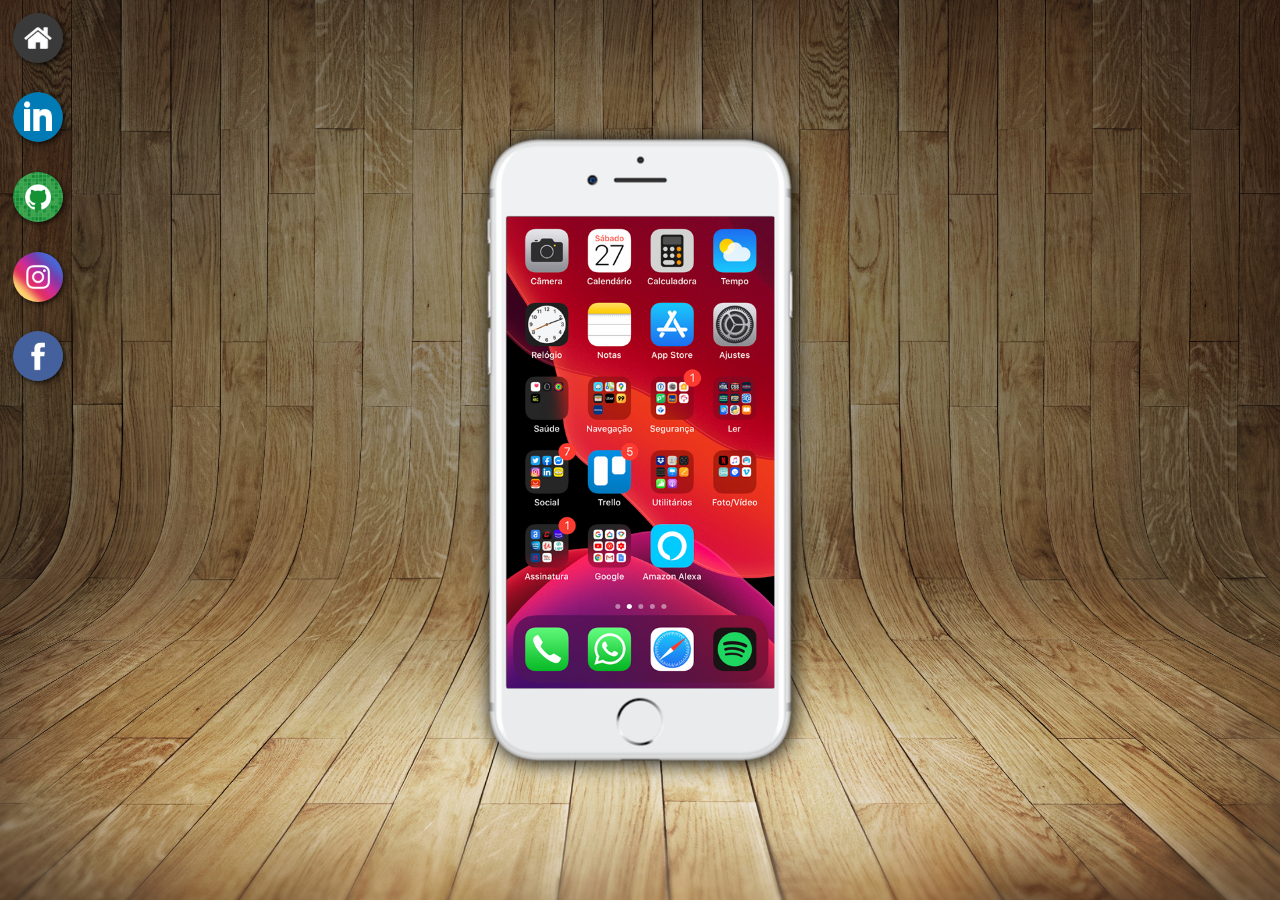
<file: index.html>
<!DOCTYPE html>
<html lang="pt-br">
<head>
    <meta charset="UTF-8">
    <meta name="viewport" content="width=device-width, initial-scale=1.0">

    <link rel="stylesheet" href="css/style.css">
    <link rel="shortcut icon" href="favicon.ico" type="image/x-icon">
    
    <title>Projeto Rede Social</title>
</head>
<body>
    
    <main>

        <section id="telefone">
            <iframe src="pages/home.html" frameborder="0" name="tela" id="tela">

            </iframe>
        </section>
        
        <section id="sociais">
            <ul>
                <li><a href="pages/home.html" target="tela"> <img src="imagens/logo-home.jpg" alt="Home"> </a></li>
                <li><a href="pages/linkedin.html" target="tela"> <img src="imagens/logo-linkedin.png" alt="Linkedin"> </a></li>
                <li><a href="pages/github.html" target="tela"> <img src="imagens/logo-github.jpg" alt="Github"> </a></li>
                <li><a href="pages/instagram.html" target="tela"> <img src="imagens/logo-instagram.jpg" alt="Instagram"> </a></li>
                <li><a href="pages/facebook.html" target="tela"> <img src="imagens/logo-facebook.jpg" alt="Facebook"> </a></li>
          </section>

    </main>

</body>
</html>
</file>
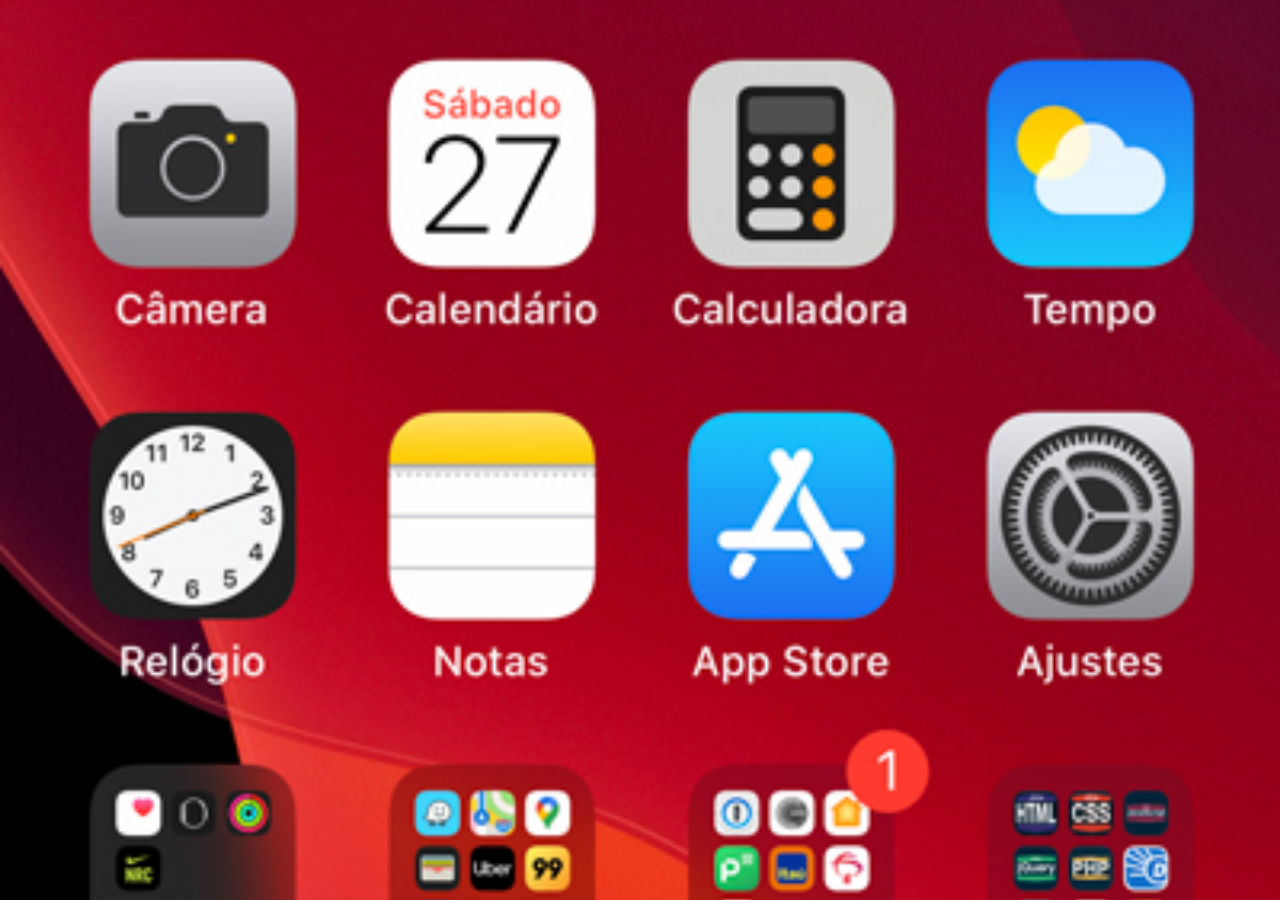
<file: home.html>
<!DOCTYPE html>
<html lang="pt-br">
<head>
    <meta charset="UTF-8">
    <meta name="viewport" content="width=device-width, initial-scale=1.0">
    <title>Tela Home</title>

    <style>
        *{
            margin: 0px;
            padding: 0px;
        }

        body{
            background: url("imagens/tela-home.jpg") no-repeat top center;
            background-size: cover;
        }
            
    </style>
    
</head>
<body>
    
</body>
</html>
</file>
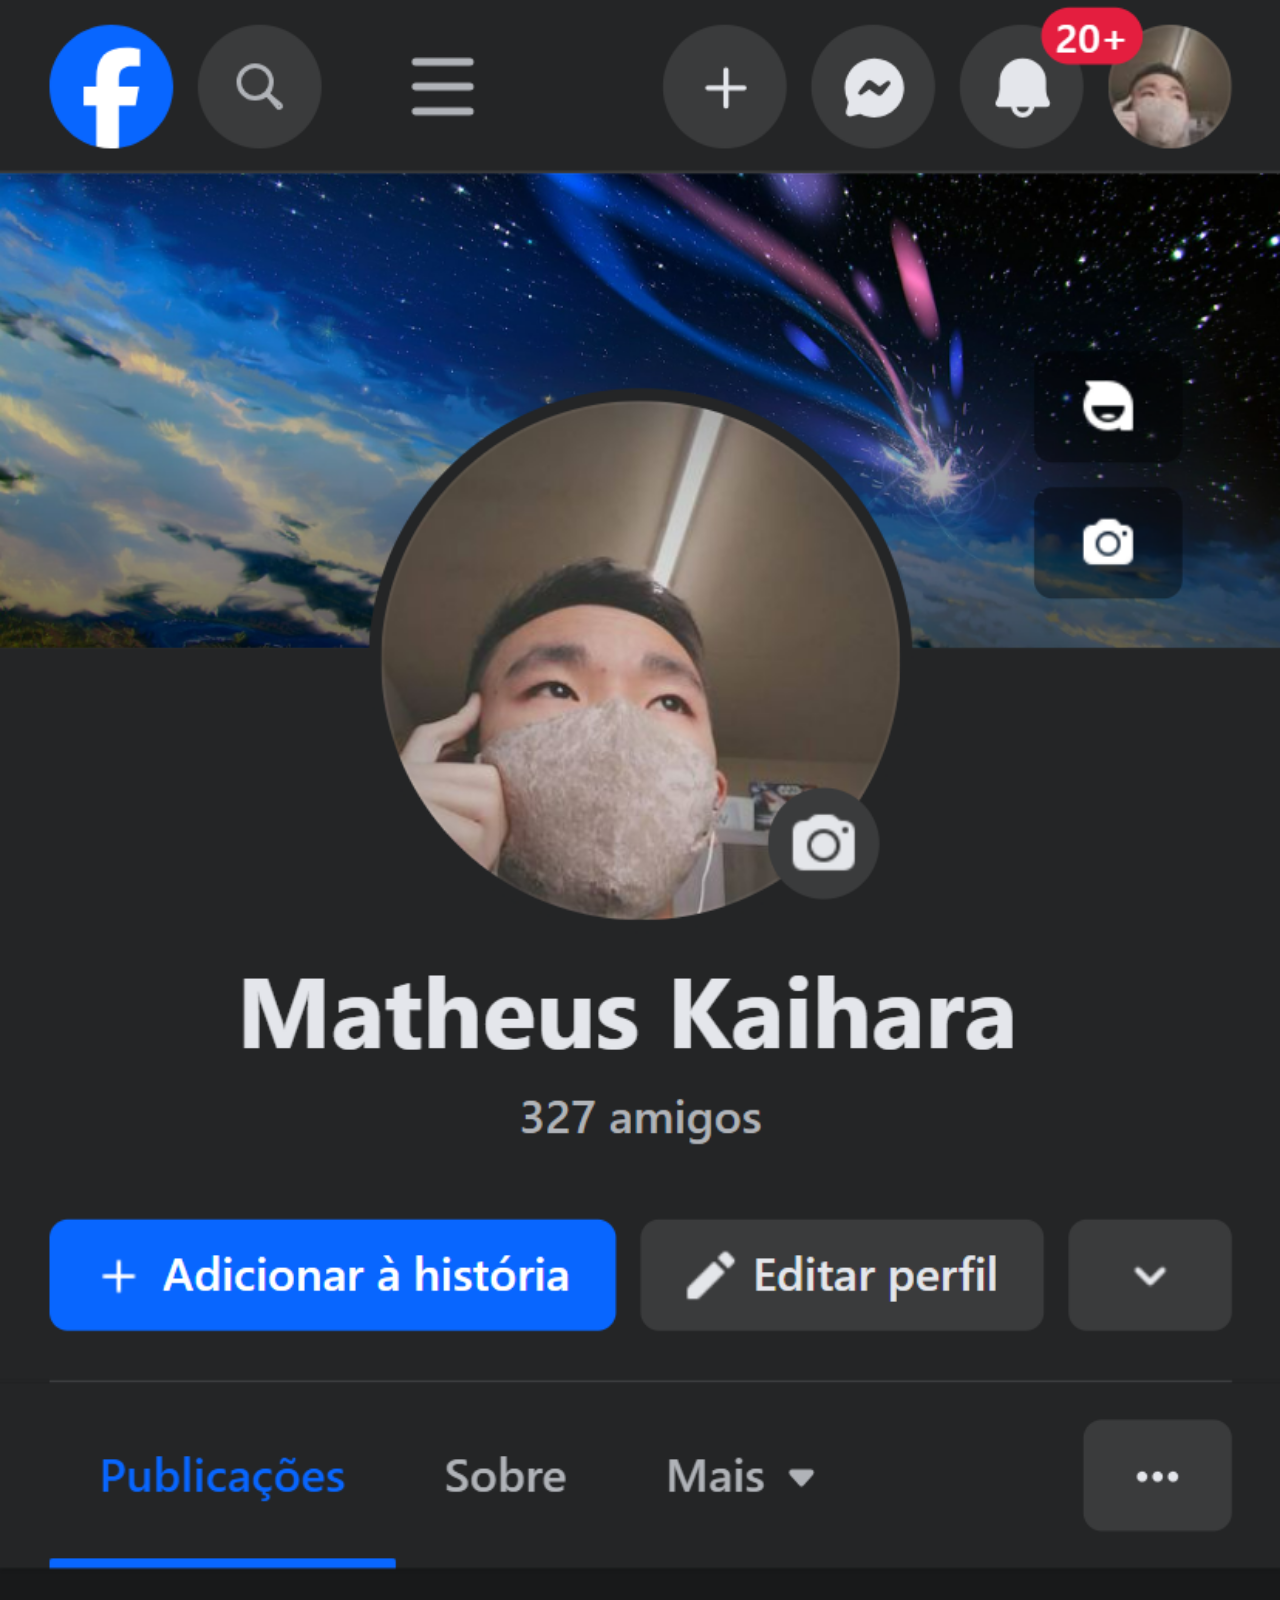
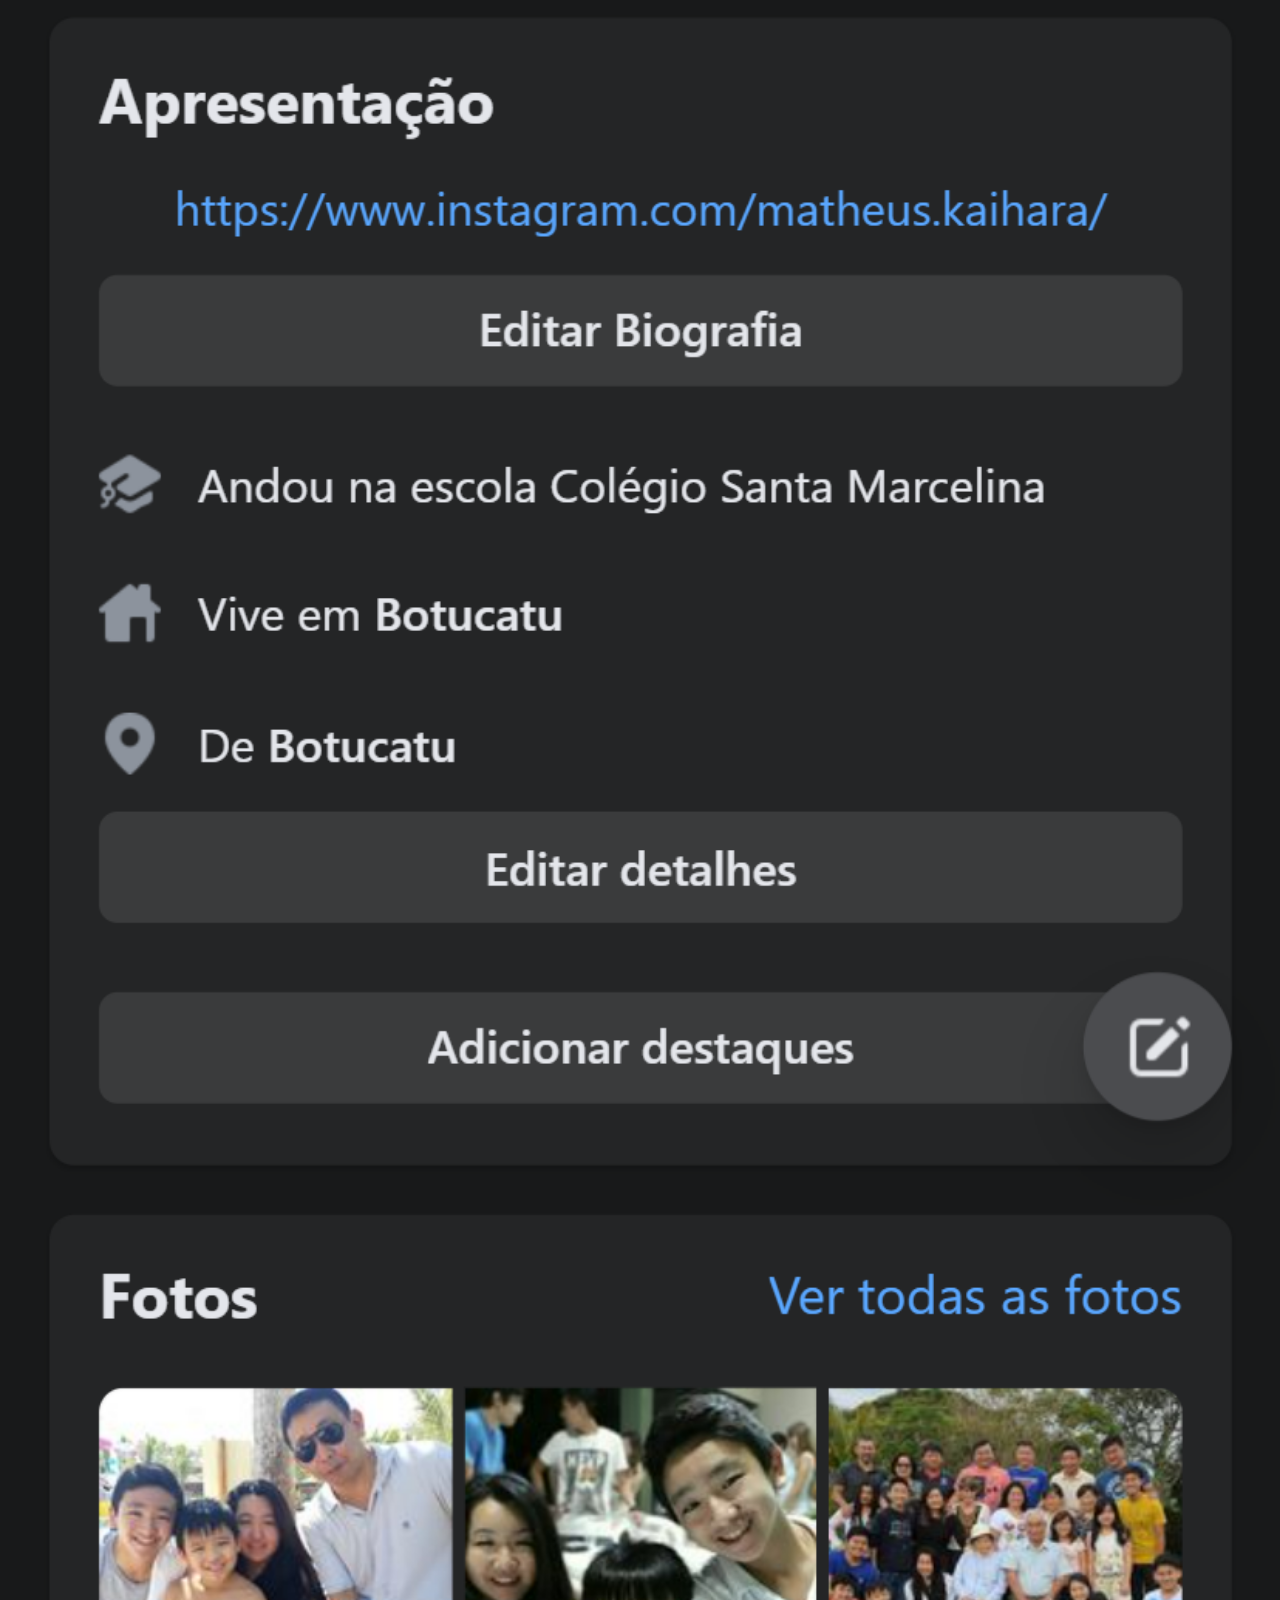
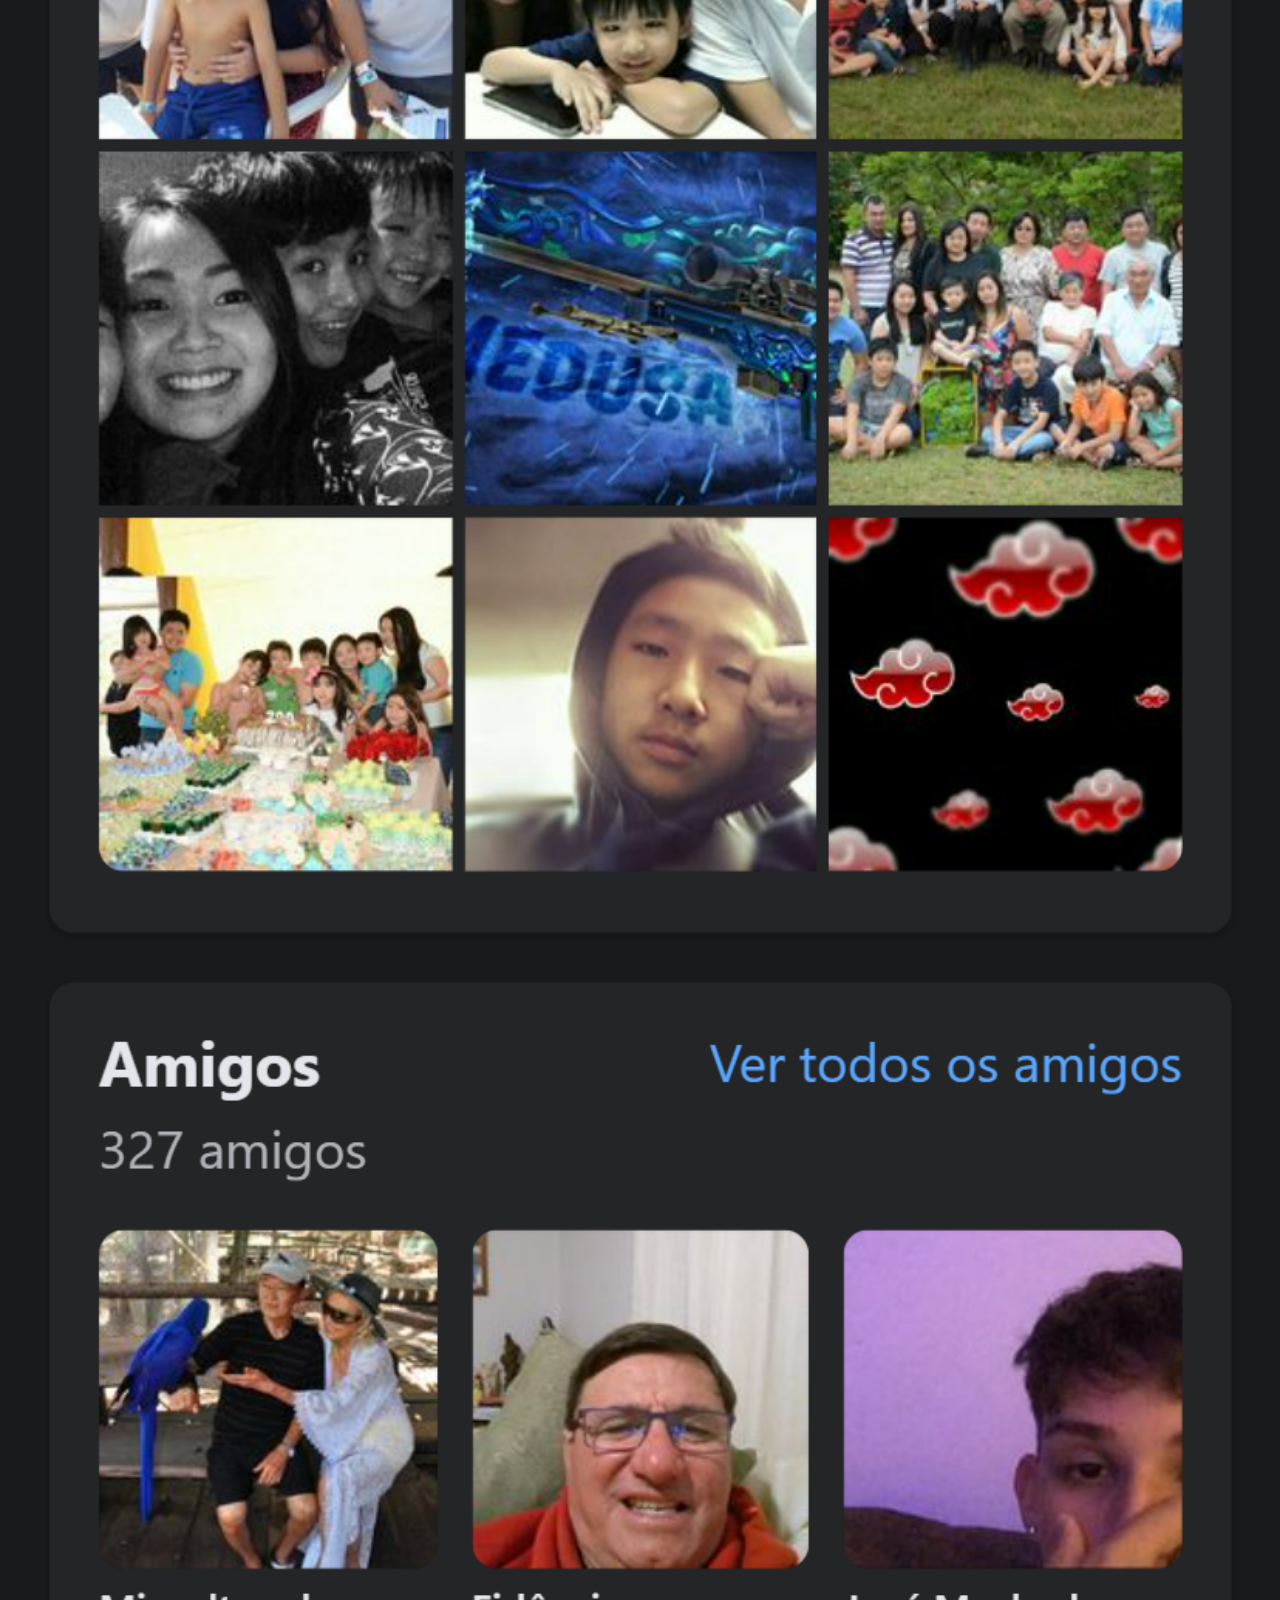
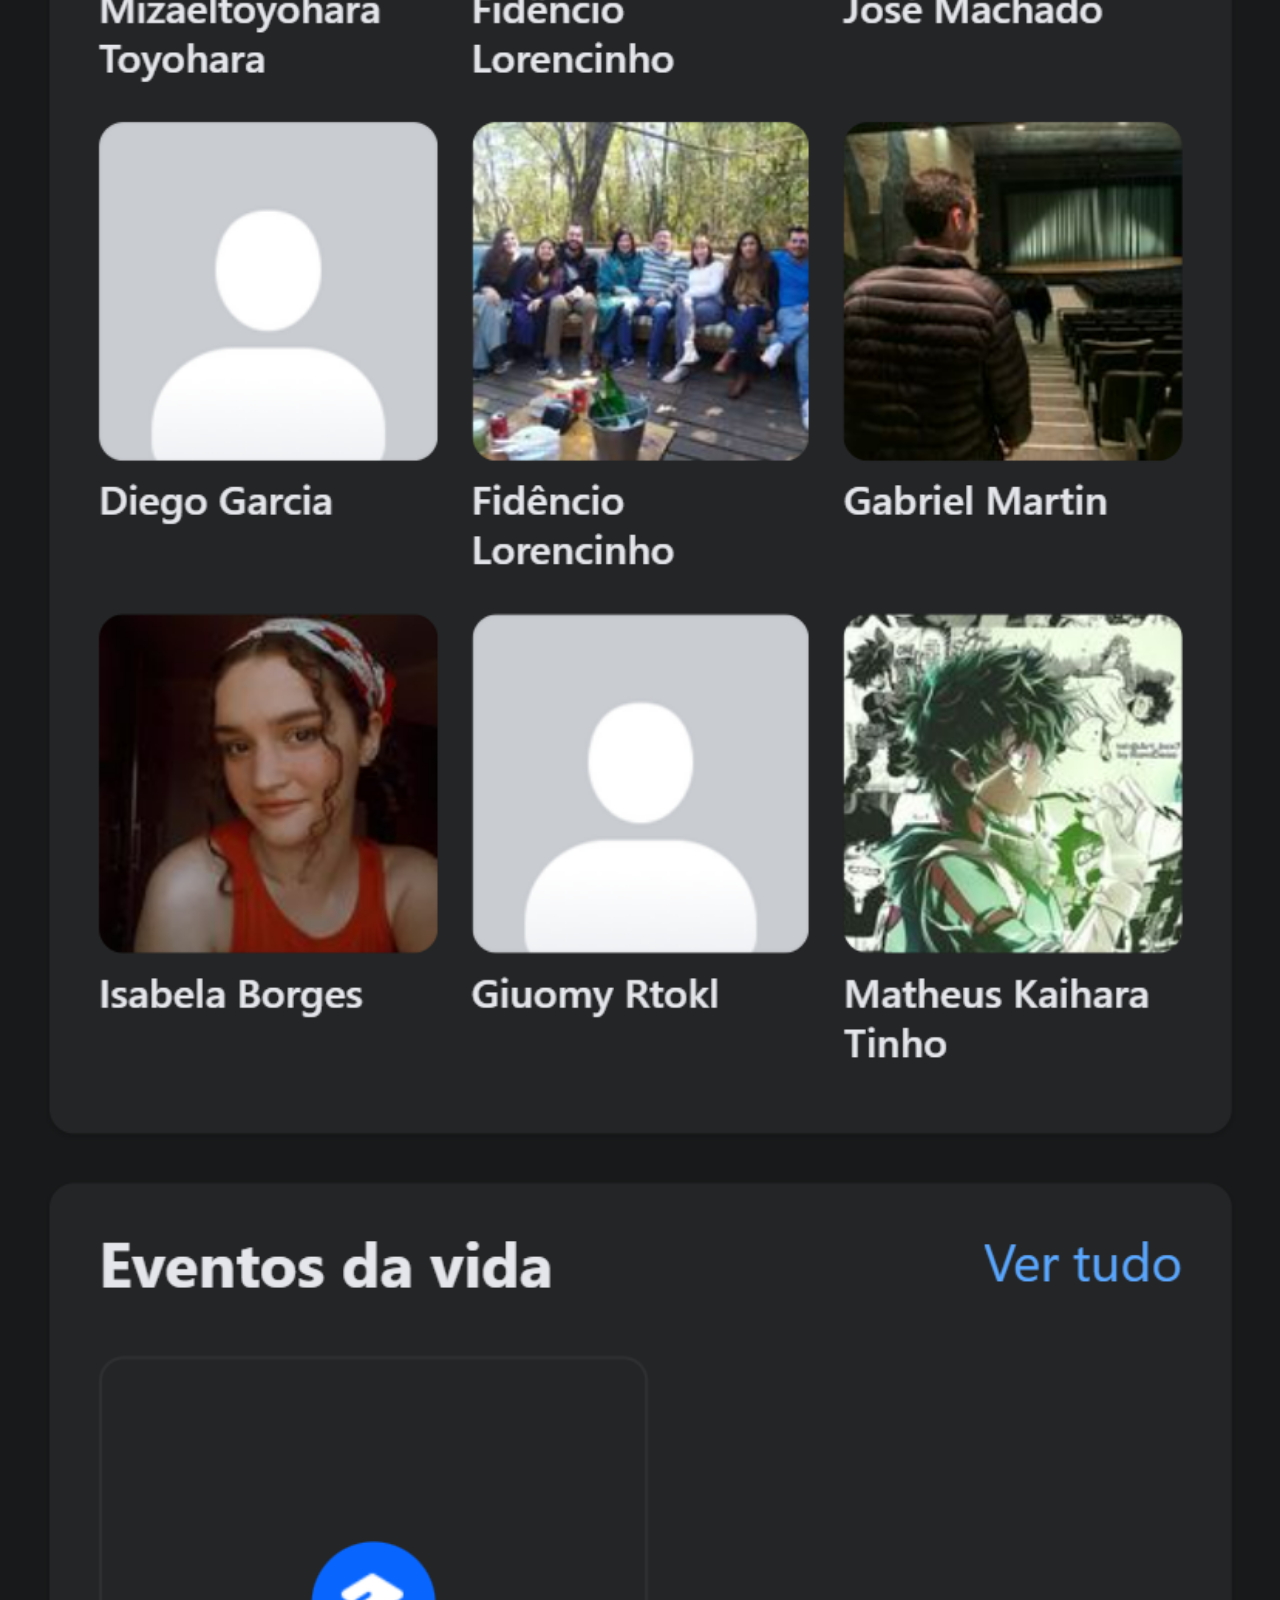
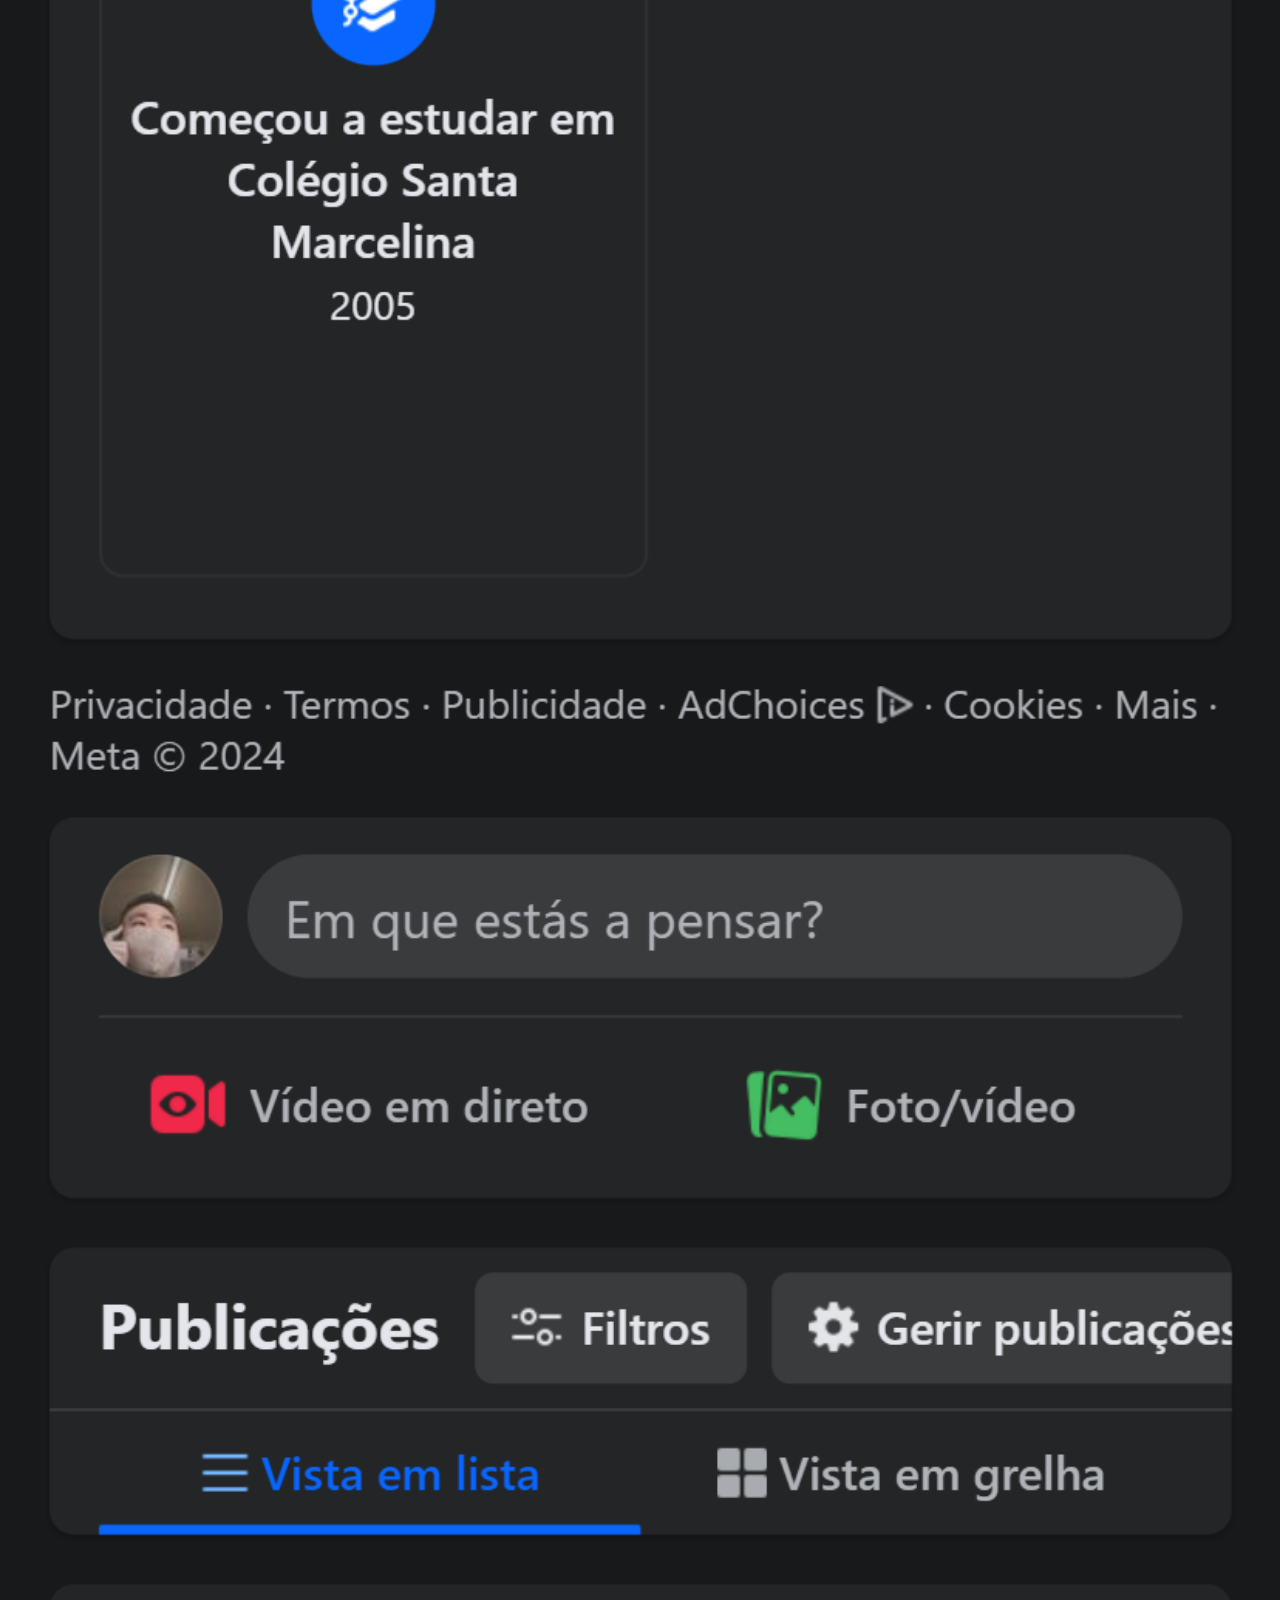
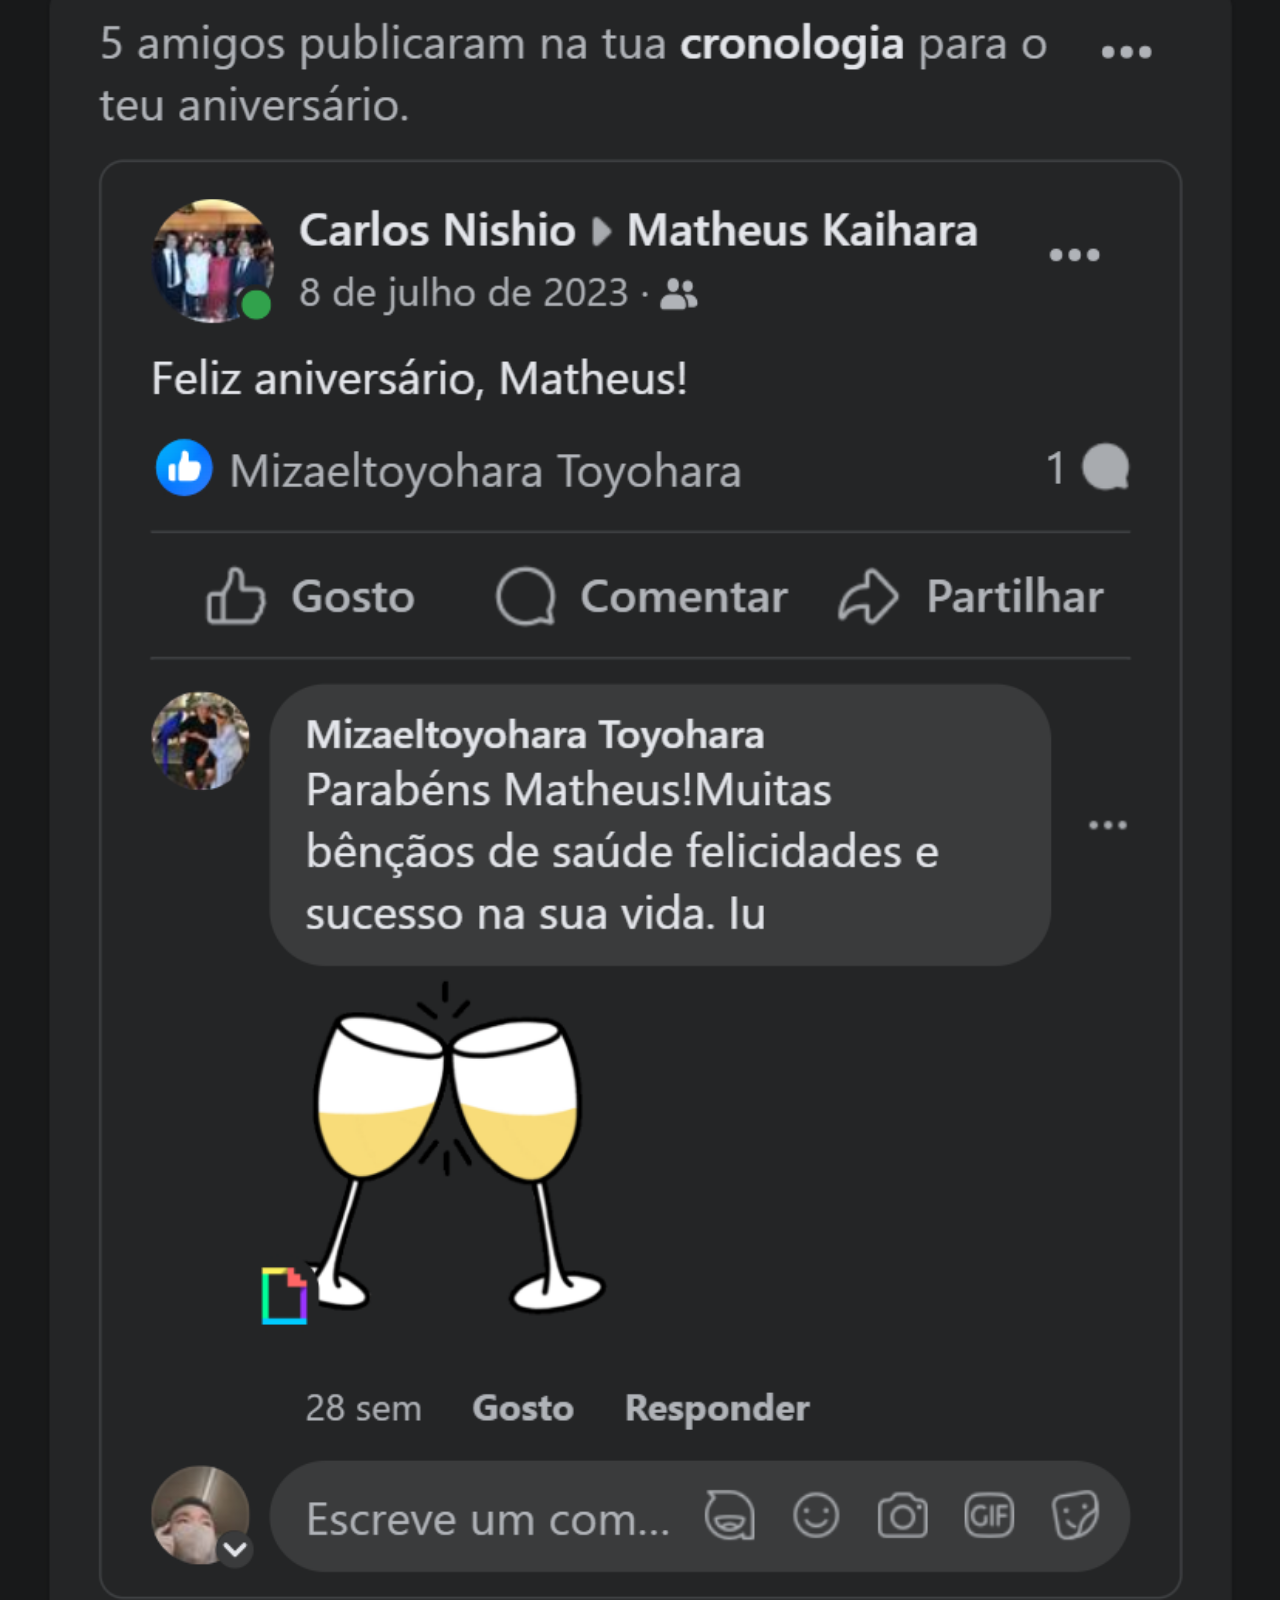
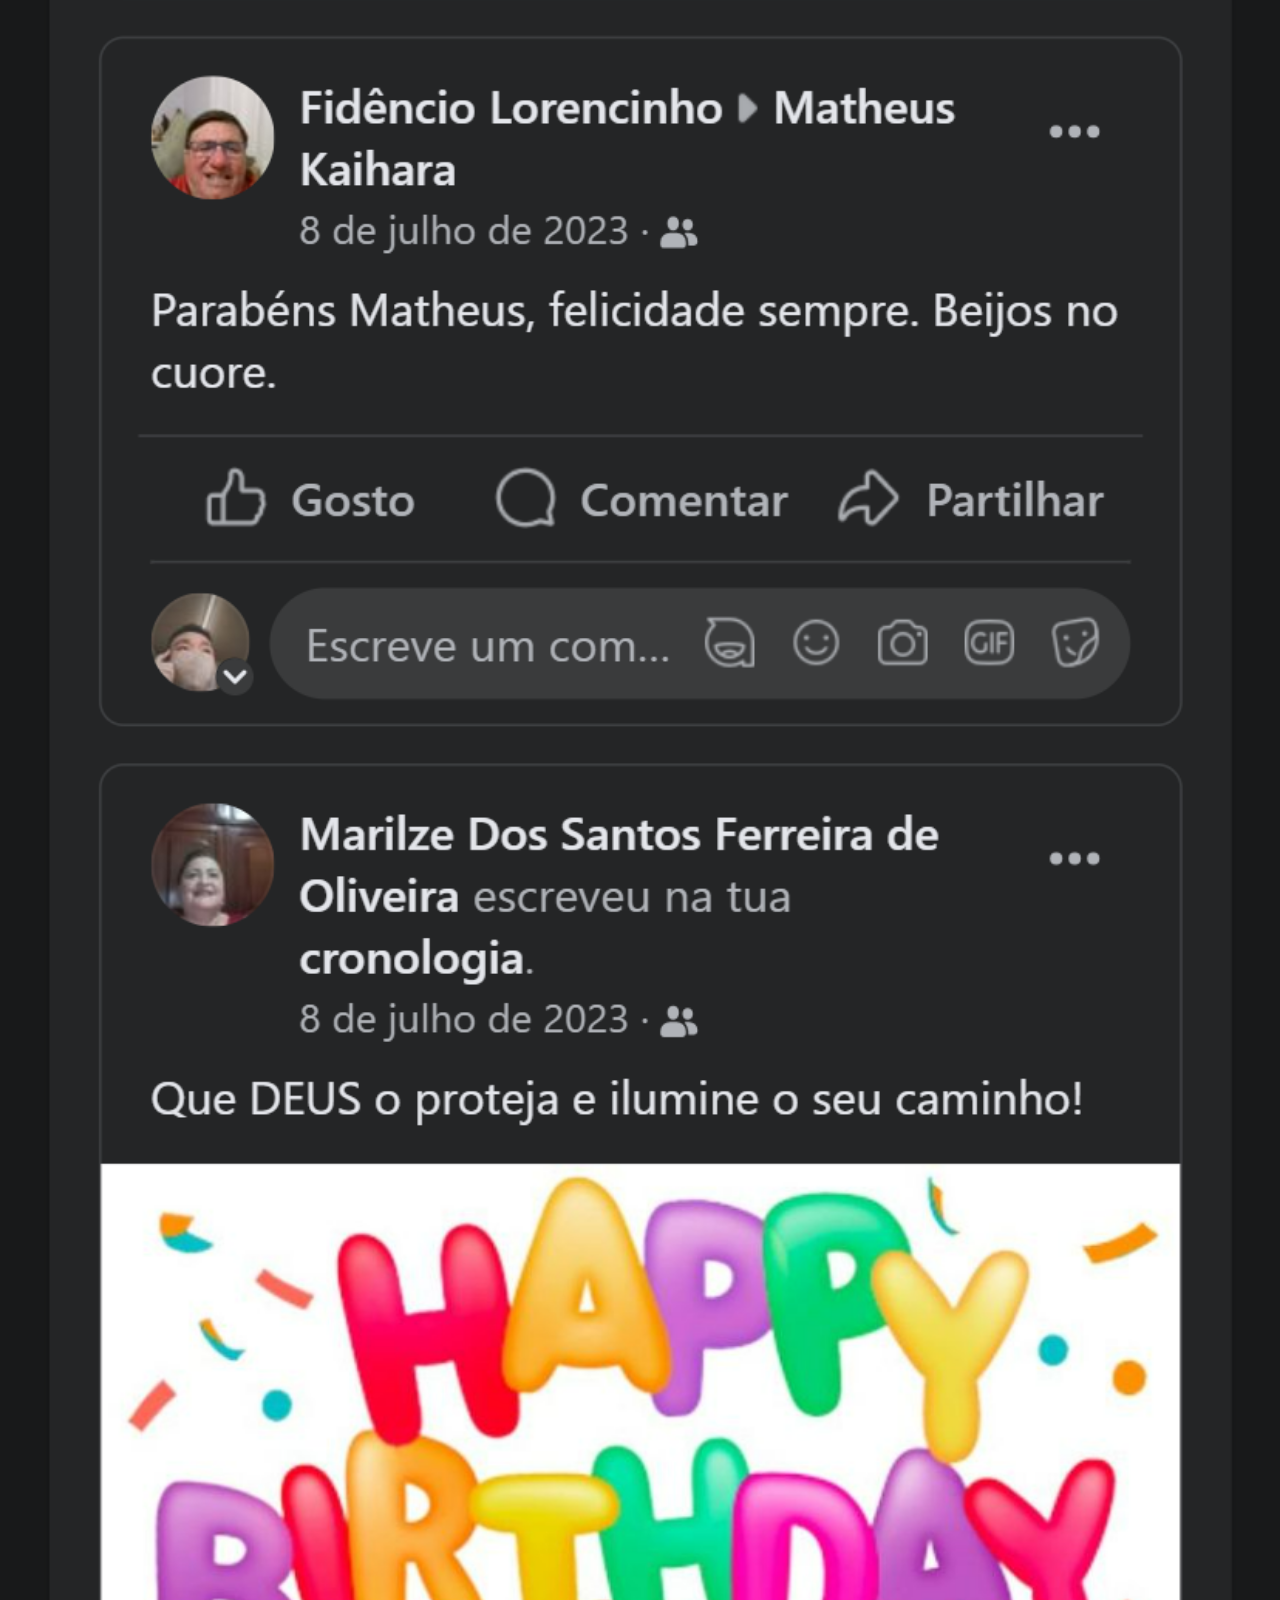
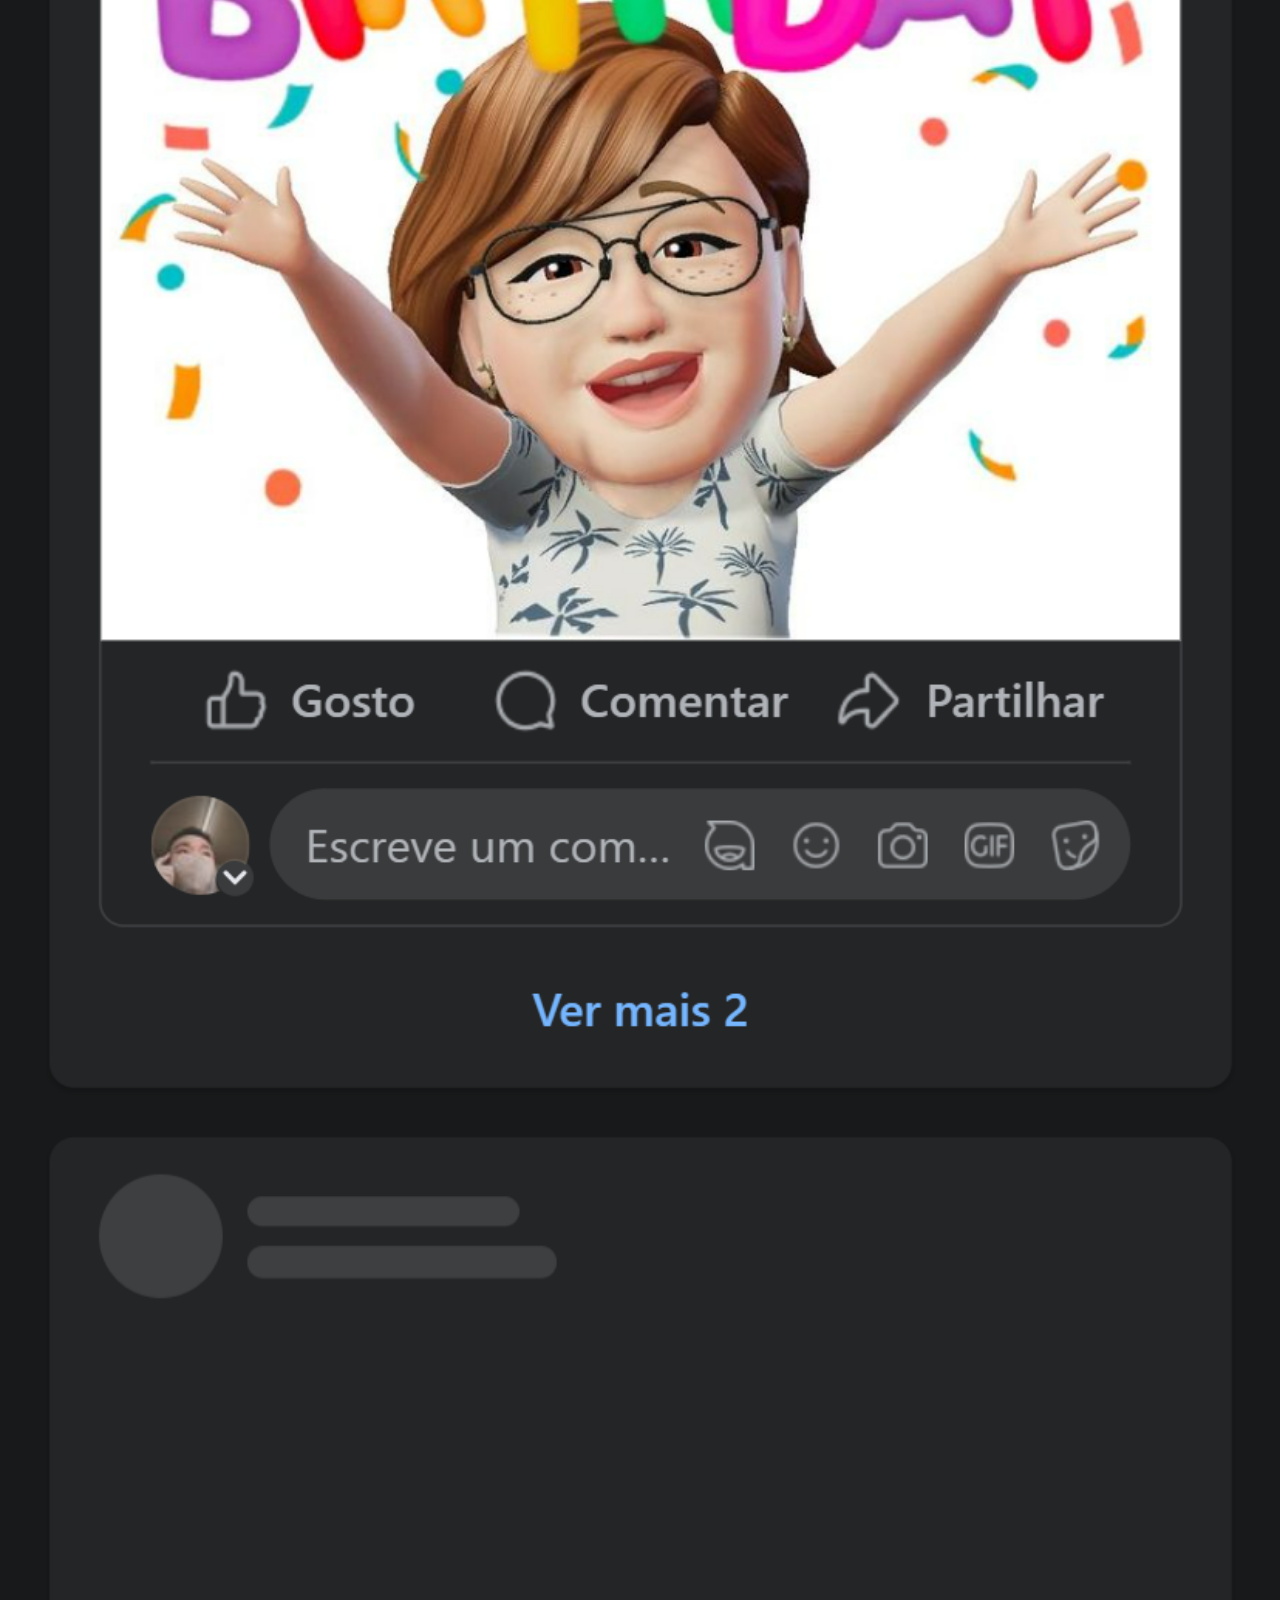
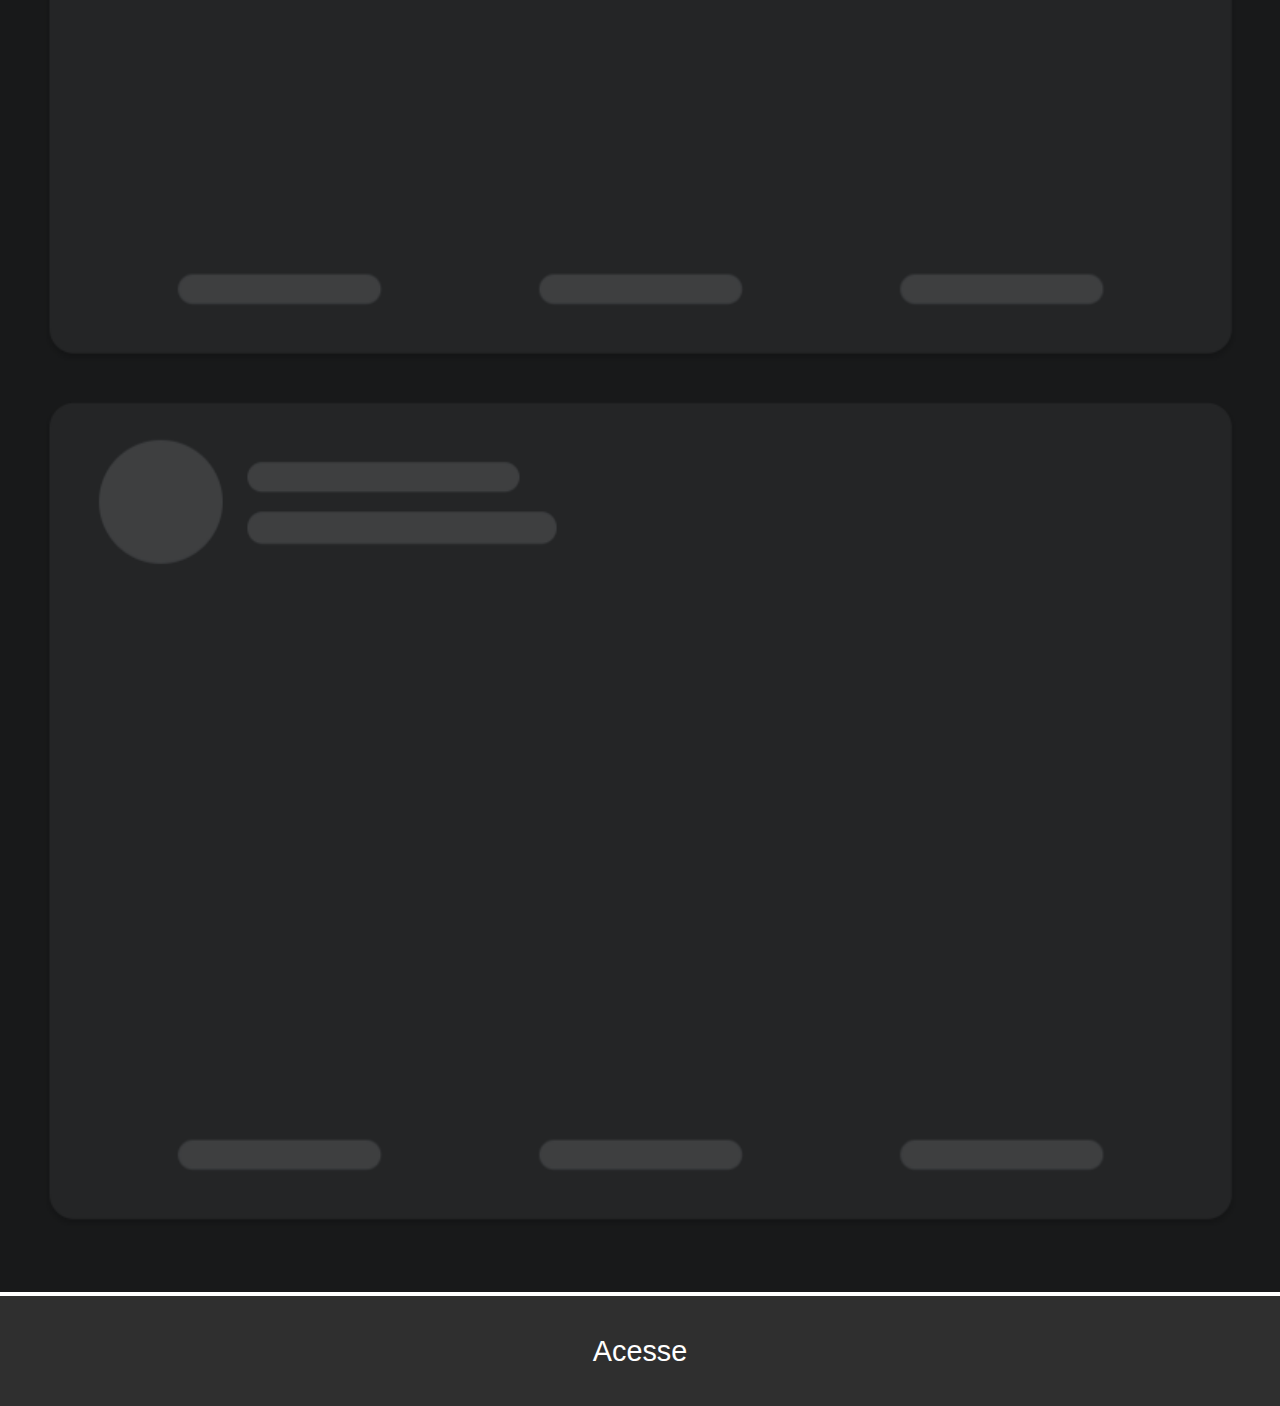
<file: pages/facebook.html>
<!DOCTYPE html>
<html lang="pt-br">
<head>
    <meta charset="UTF-8">
    <meta name="viewport" content="width=device-width, initial-scale=1.0">

    <link rel="stylesheet" href="../css/social.css">

    <title>Facebook</title>
</head>
<body>
    
    <img src="../imagens/tela-facebook.jpg" alt="Facebook">
    <a target="_blank" href="https://www.facebook.com/profile.php?id=100009694488624">Acesse</a>

</body>
</html>
</file>
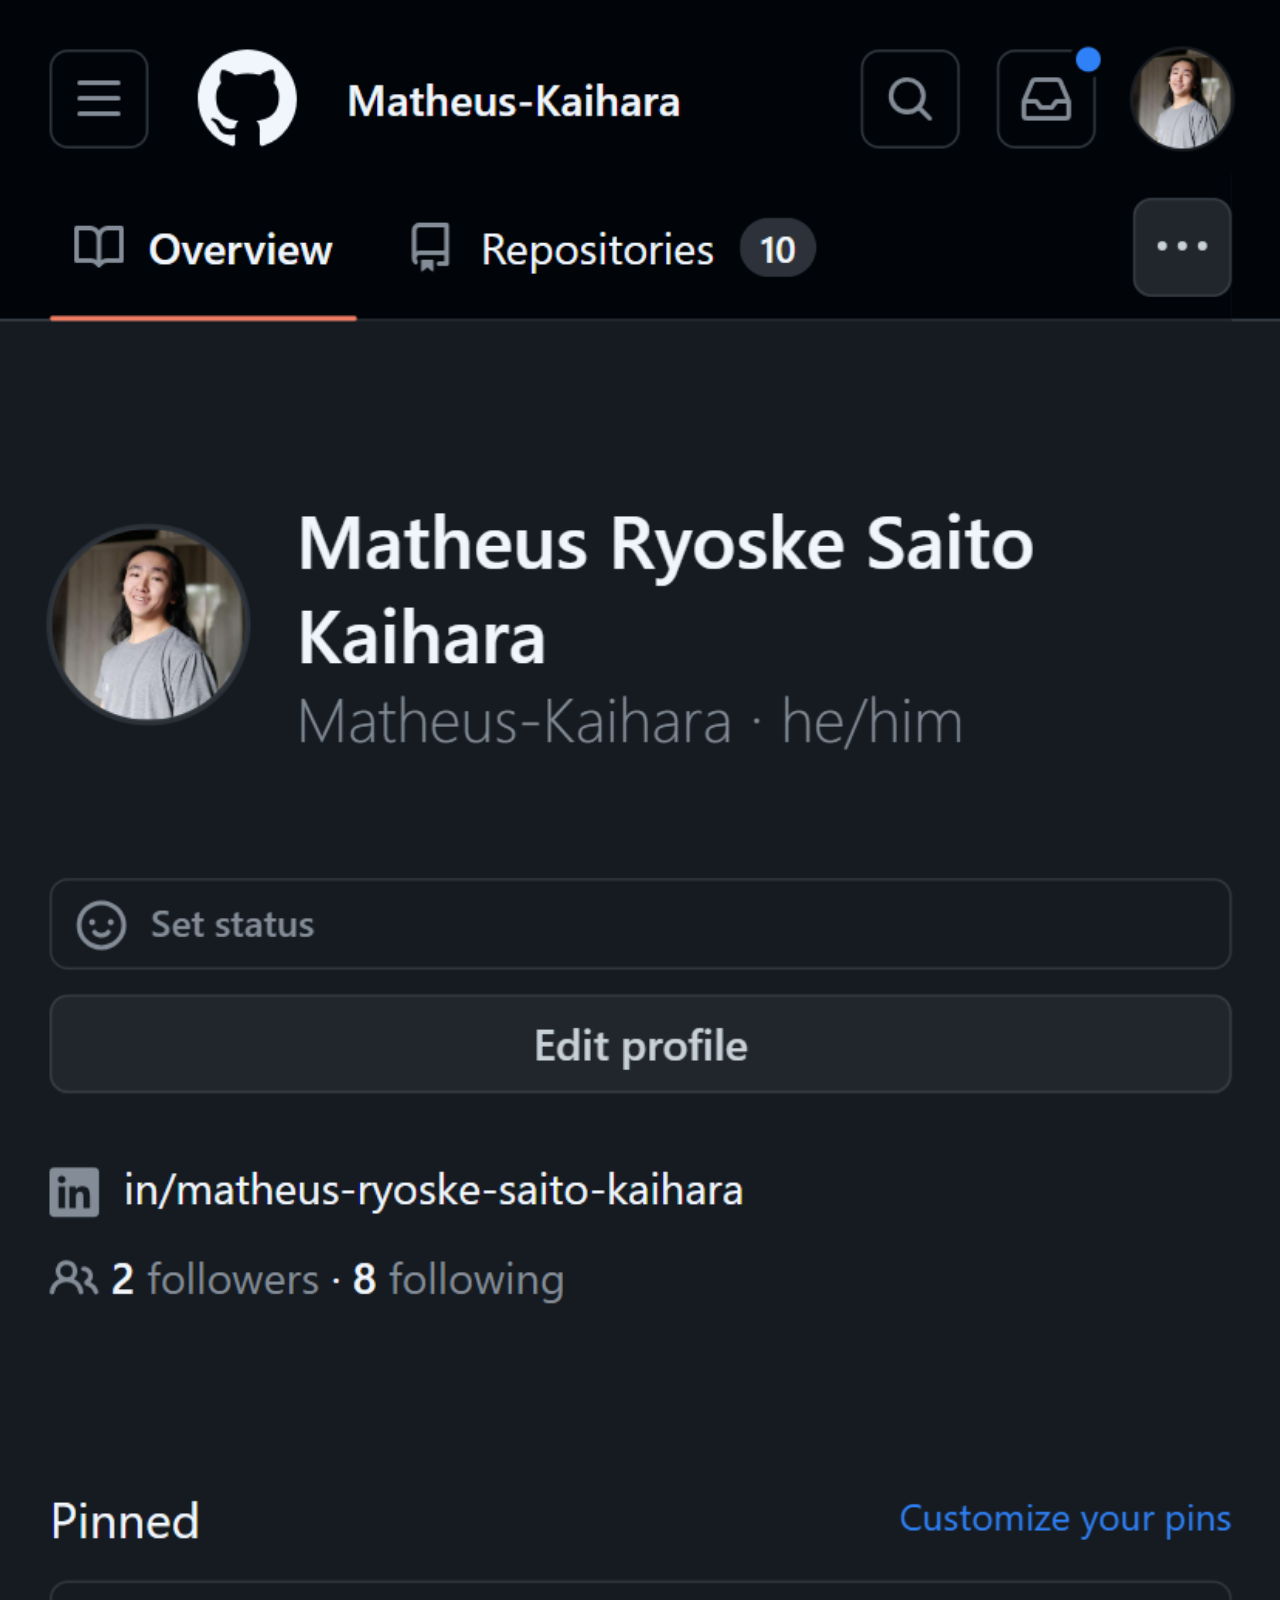
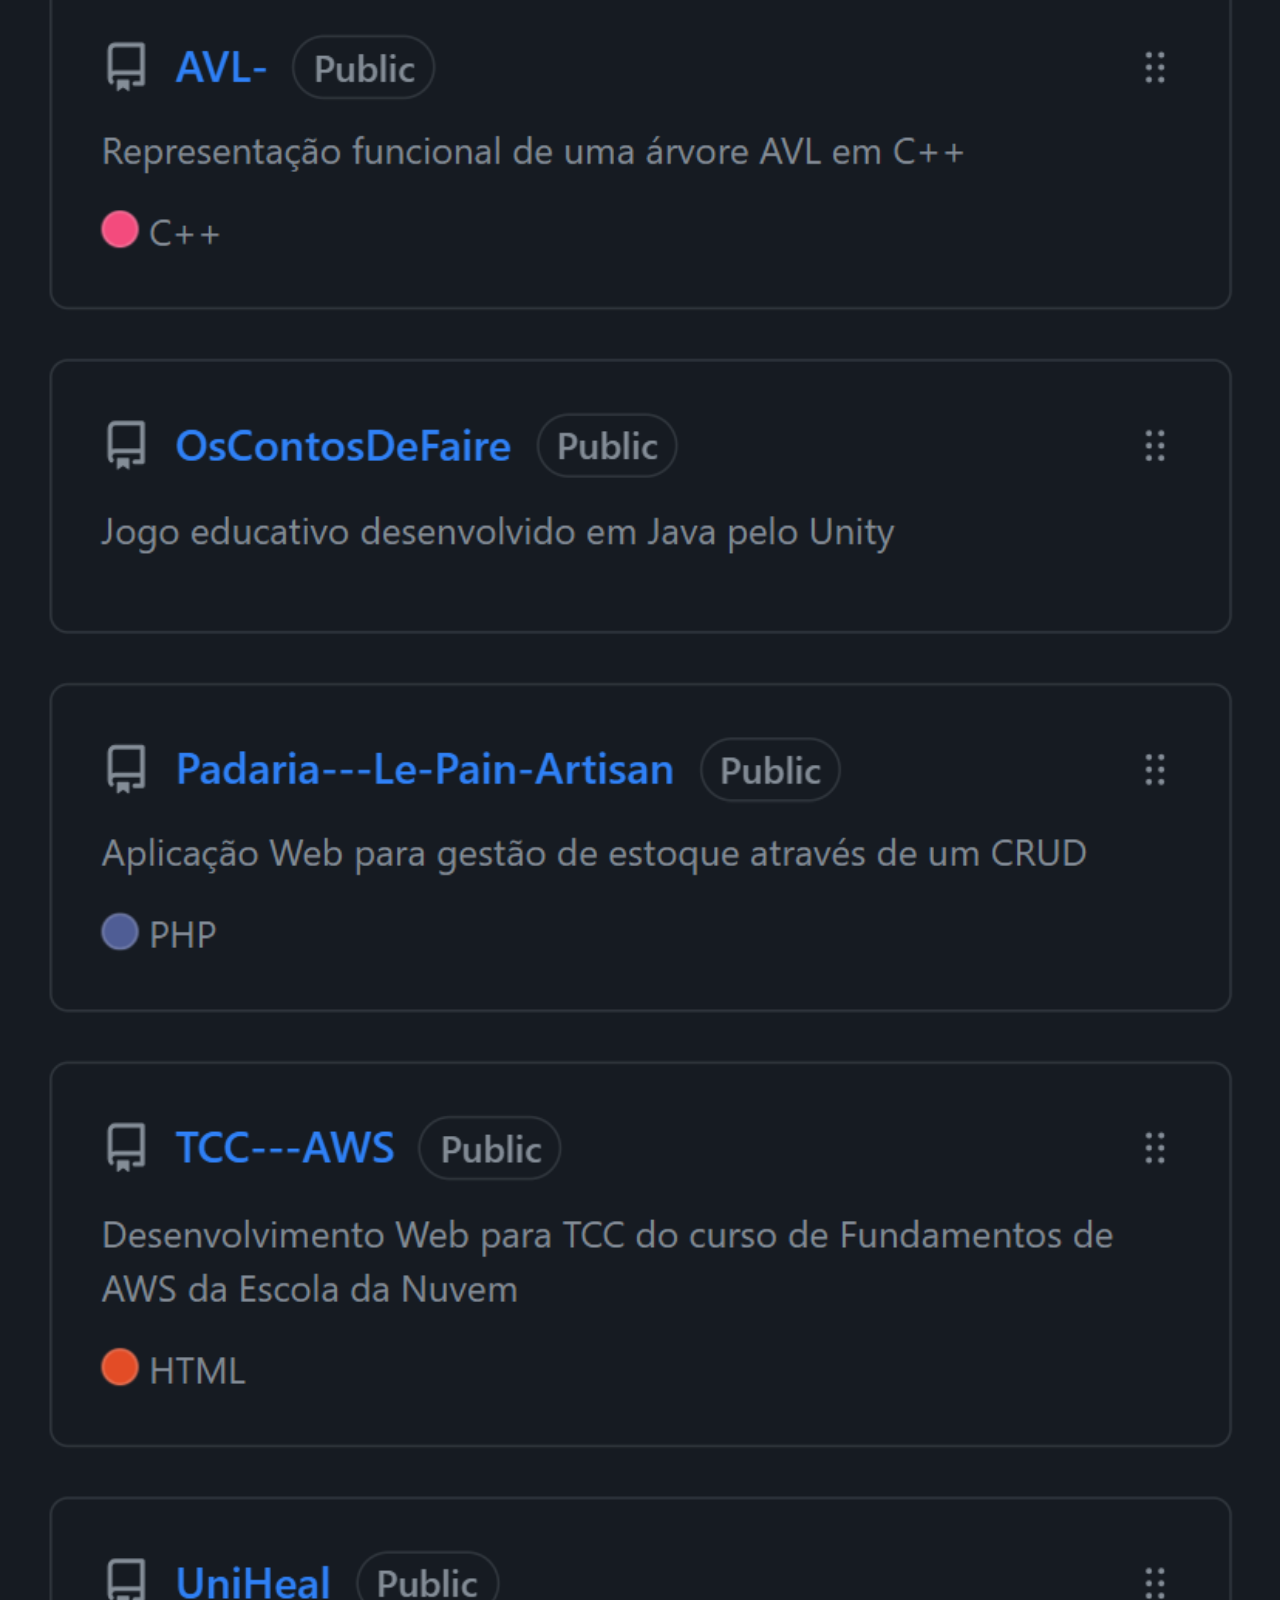
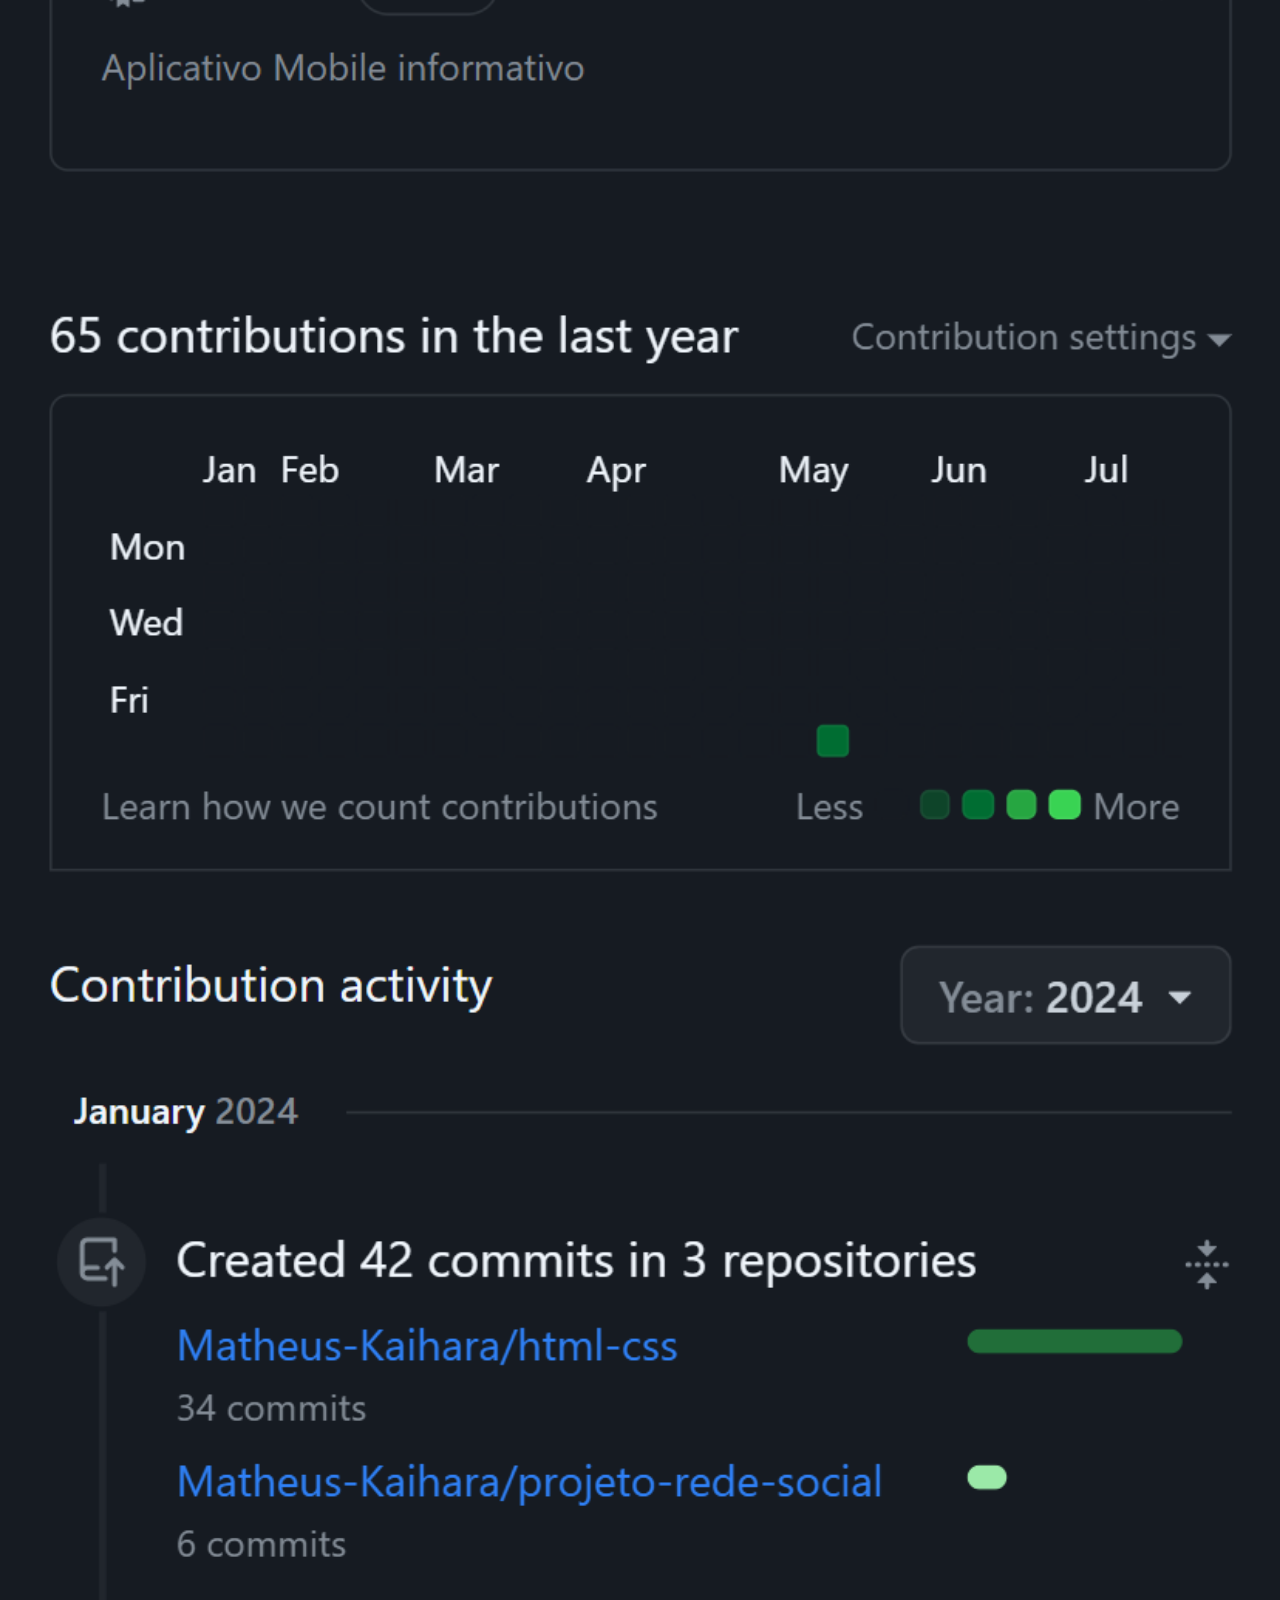
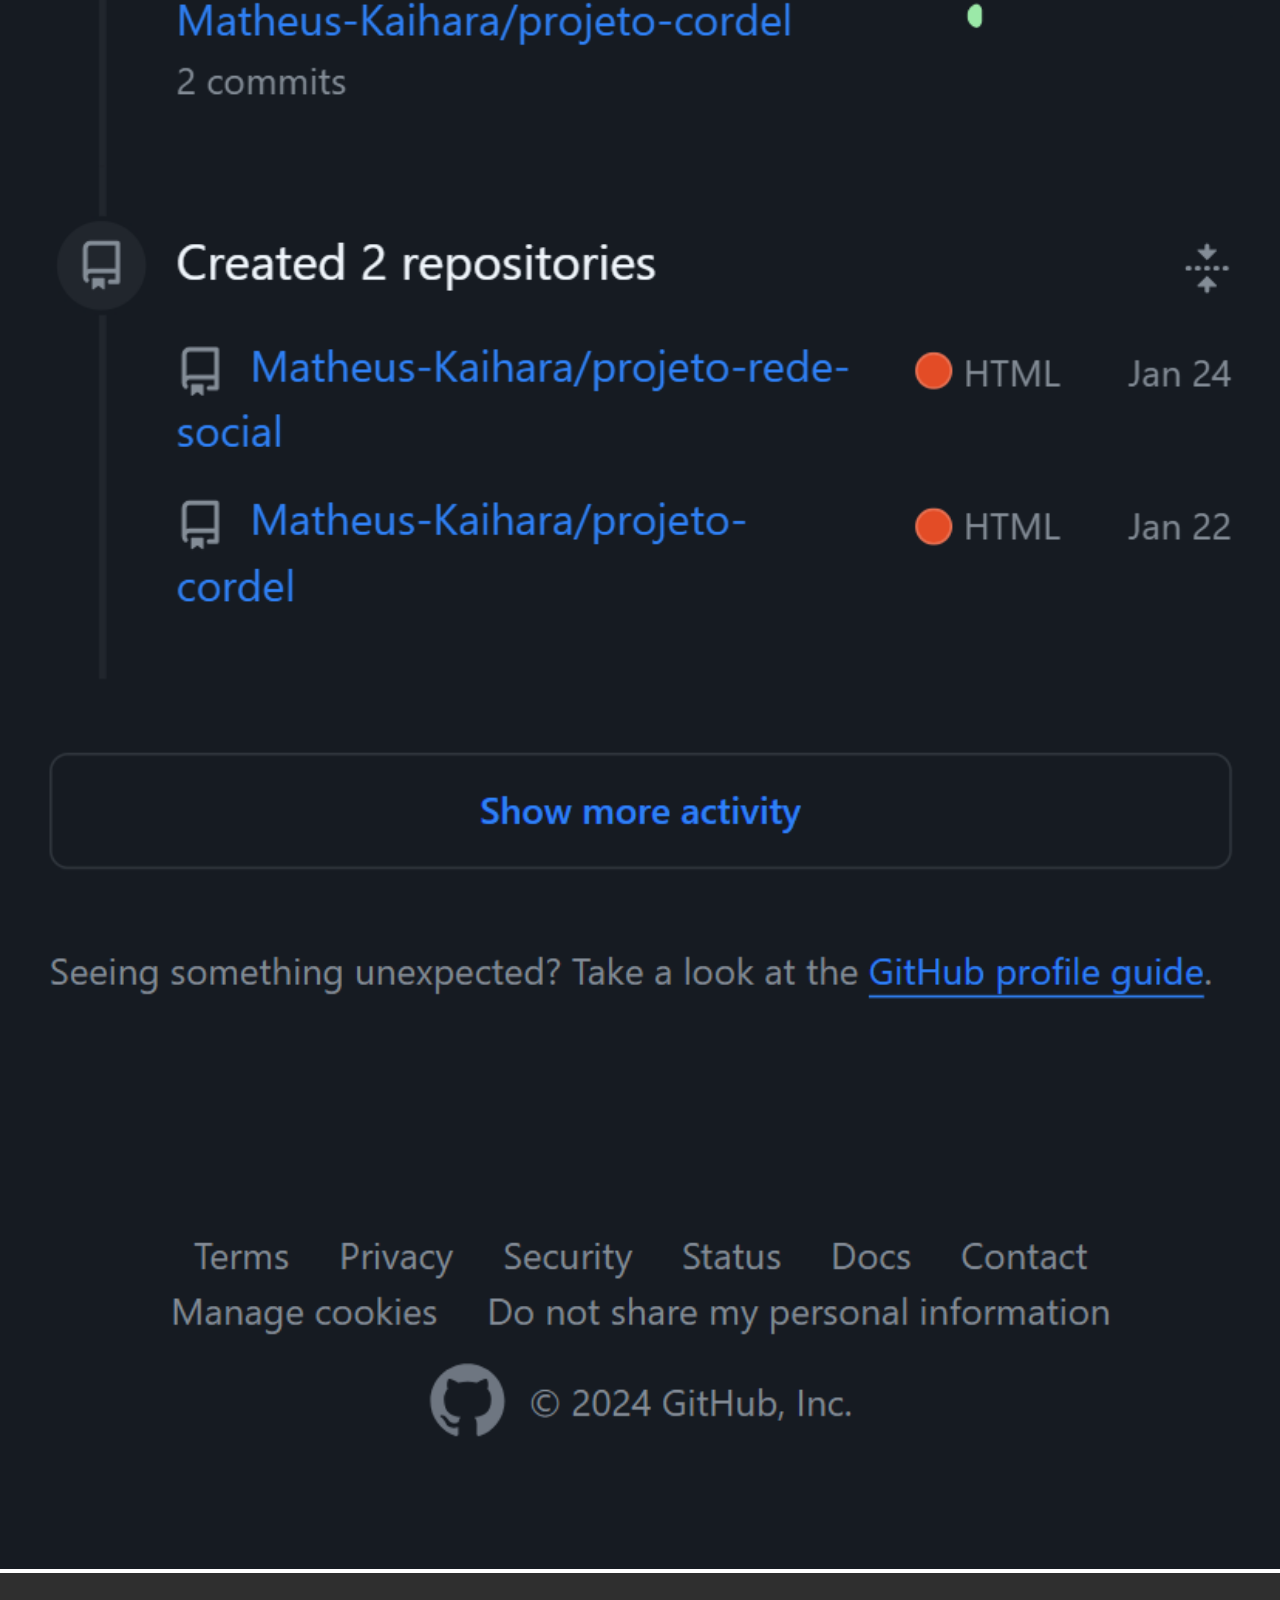
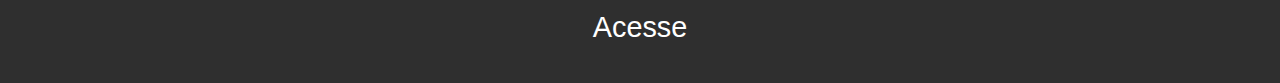
<file: pages/github.html>
<!DOCTYPE html>
<html lang="pt-br">
<head>
    <meta charset="UTF-8">
    <meta name="viewport" content="width=device-width, initial-scale=1.0">

    <link rel="stylesheet" href="../css/social.css">

    <title>Githubt</title>
</head>
<body>
    
    <img src="../imagens/tela-github.jpg" alt="Github">
    <a target="_blank" href="https://github.com/Matheus-Kaihara">Acesse</a>

</body>
</html>
</file>
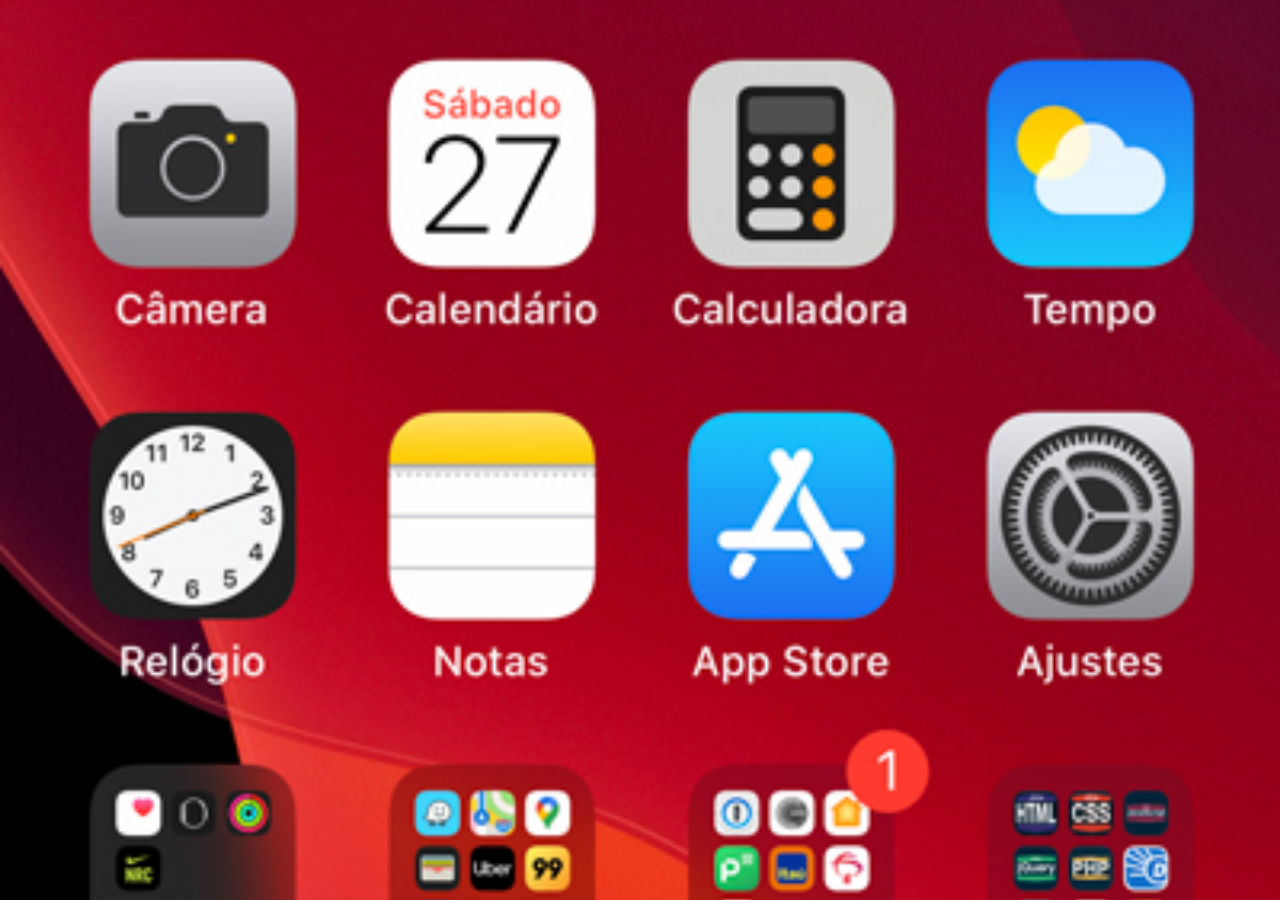
<file: pages/home.html>
<!DOCTYPE html>
<html lang="pt-br">
<head>
    <meta charset="UTF-8">
    <meta name="viewport" content="width=device-width, initial-scale=1.0">
    <title>Tela Home</title>

    <style>
        *{
            margin: 0px;
            padding: 0px;
        }

        body{
            background: url("../imagens/tela-home.jpg") no-repeat top center;
            background-size: cover;
        }
            
    </style>
    
</head>
<body>
    
</body>
</html>
</file>
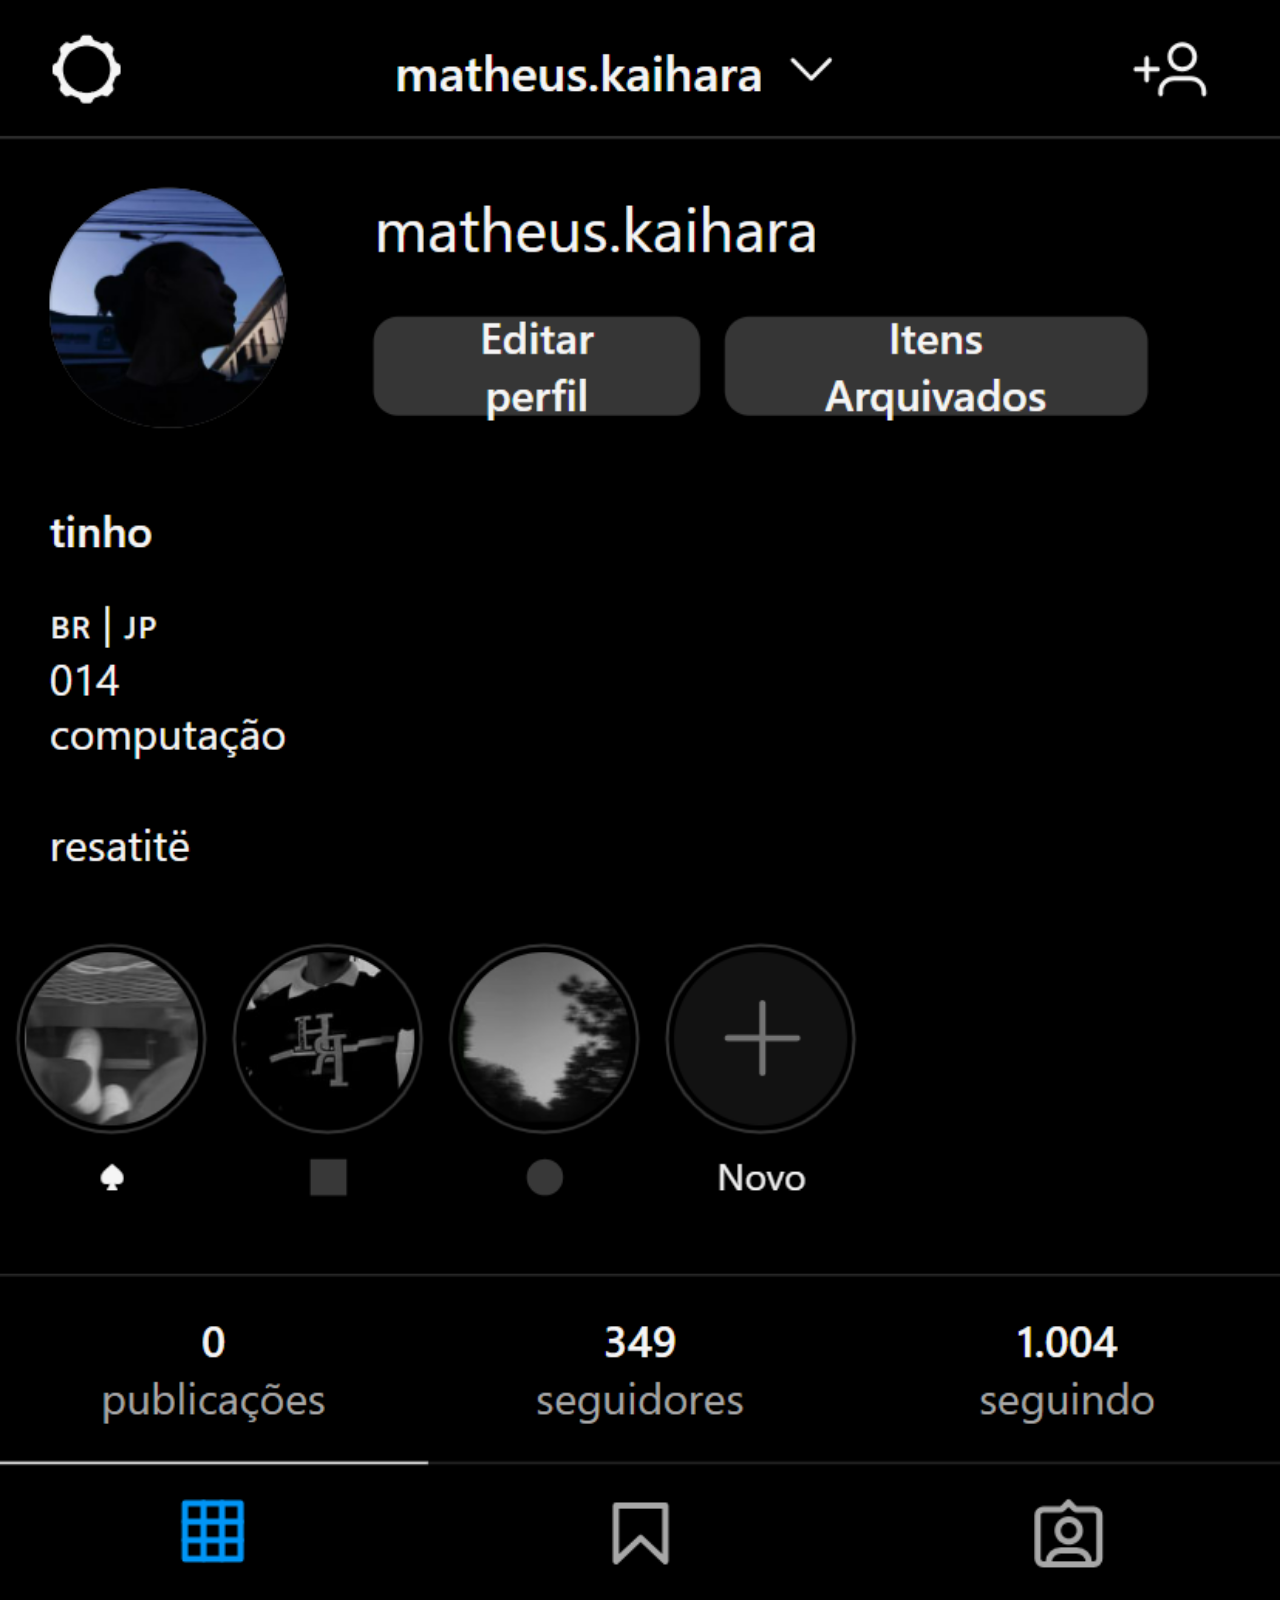
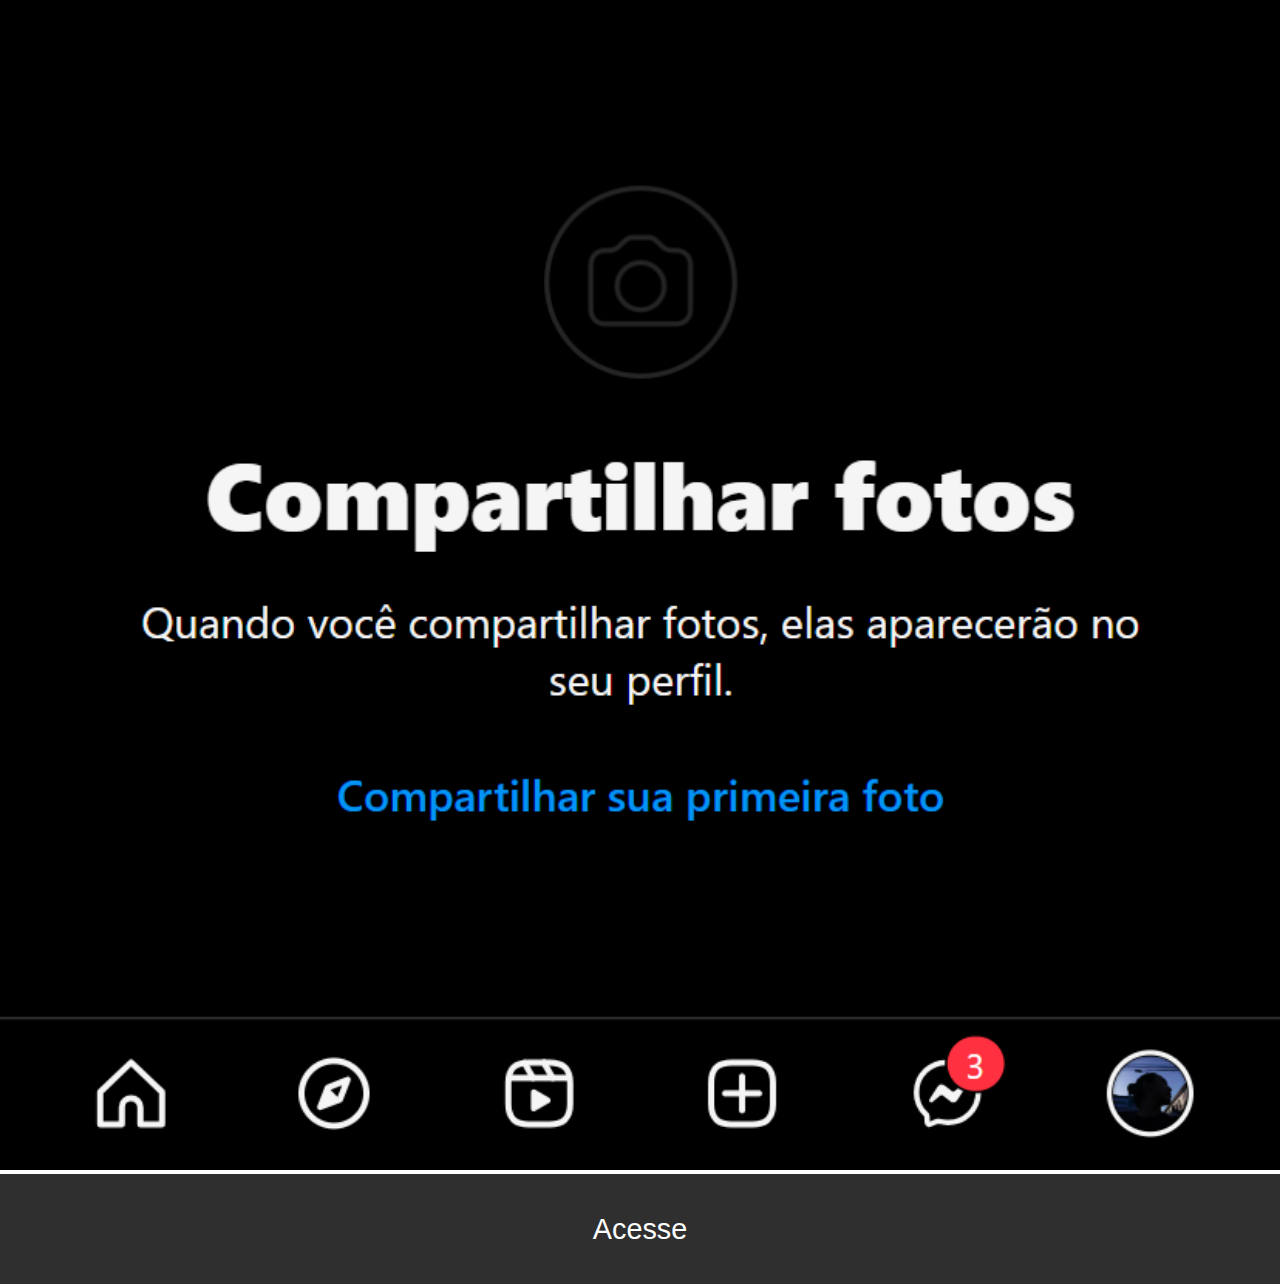
<file: pages/instagram.html>
<!DOCTYPE html>
<html lang="pt-br">
<head>
    <meta charset="UTF-8">
    <meta name="viewport" content="width=device-width, initial-scale=1.0">

    <link rel="stylesheet" href="../css/social.css">

    <title>Instagram</title>
</head>
<body>
    
    <img src="../imagens/tela-instagram.jpg" alt="Instagram">
    <a target="_blank" href="https://www.instagram.com/matheus.kaihara/">Acesse</a>

</body>
</html>
</file>
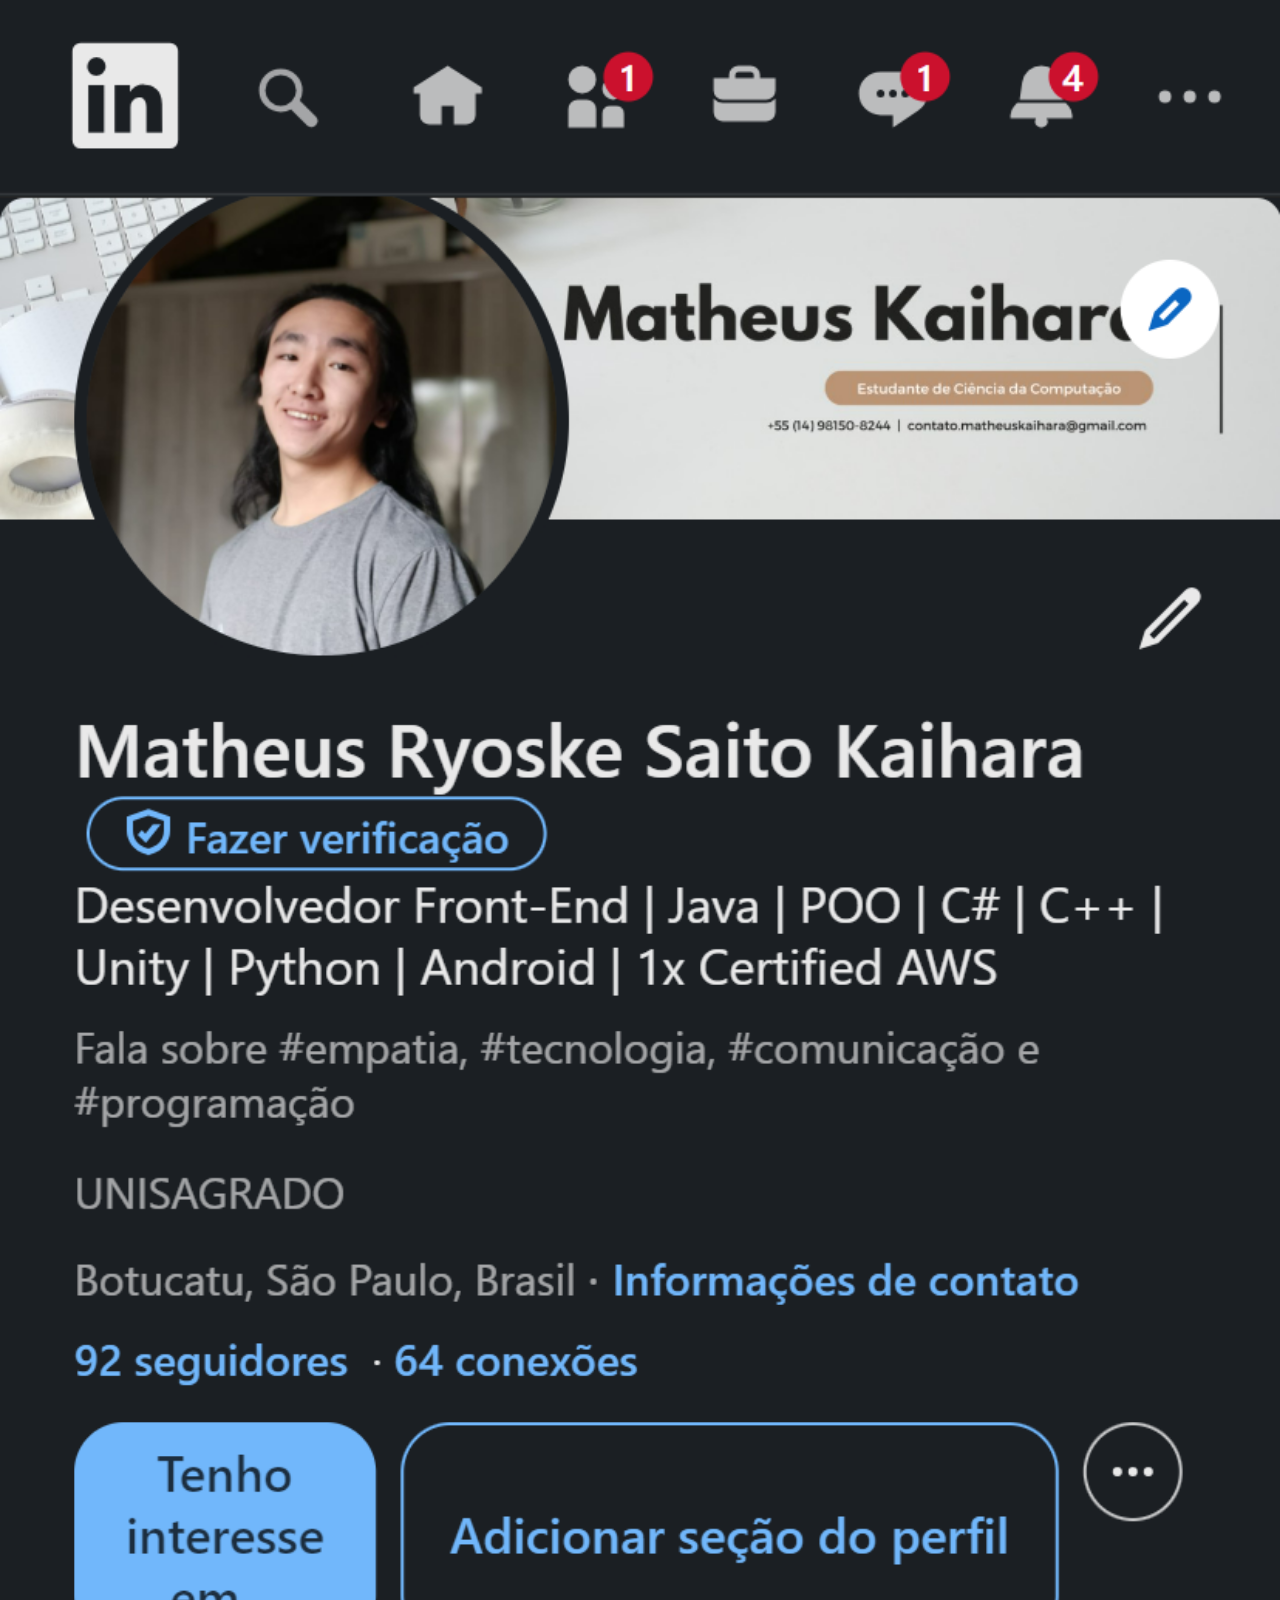
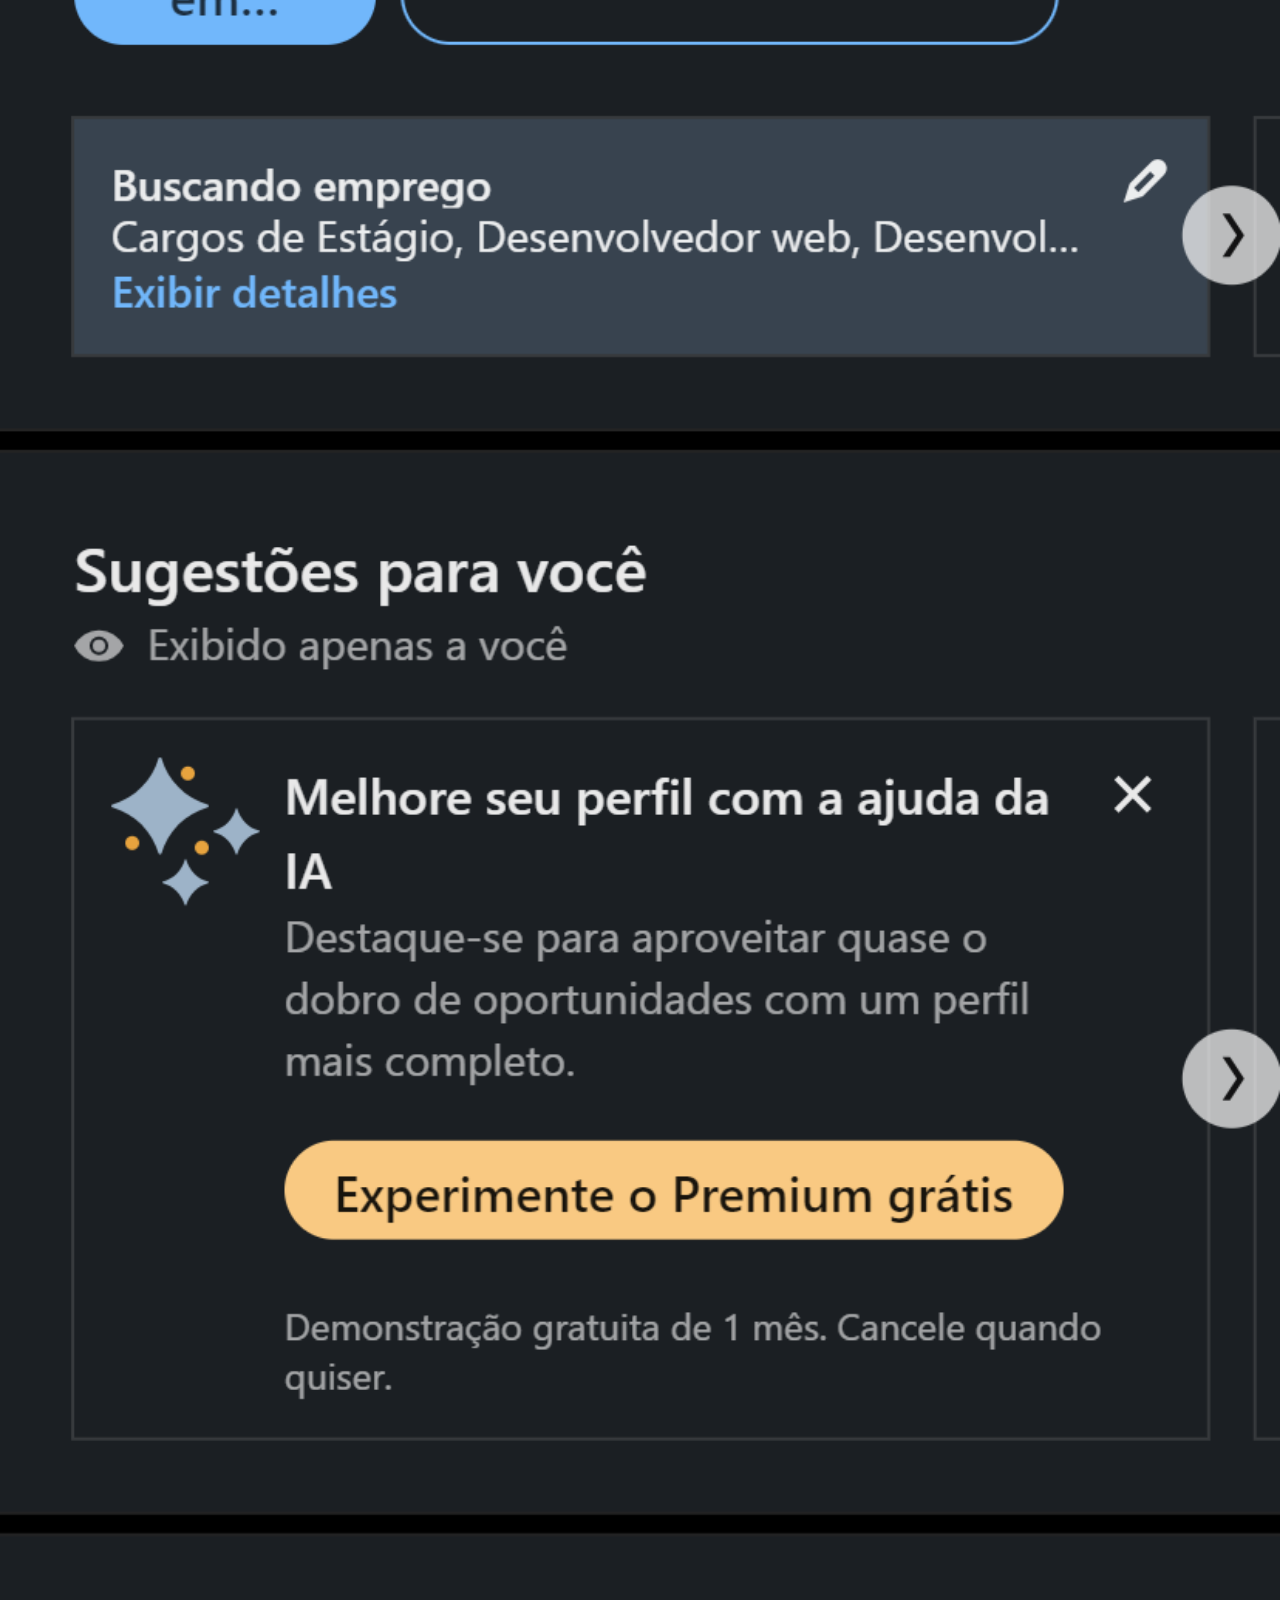
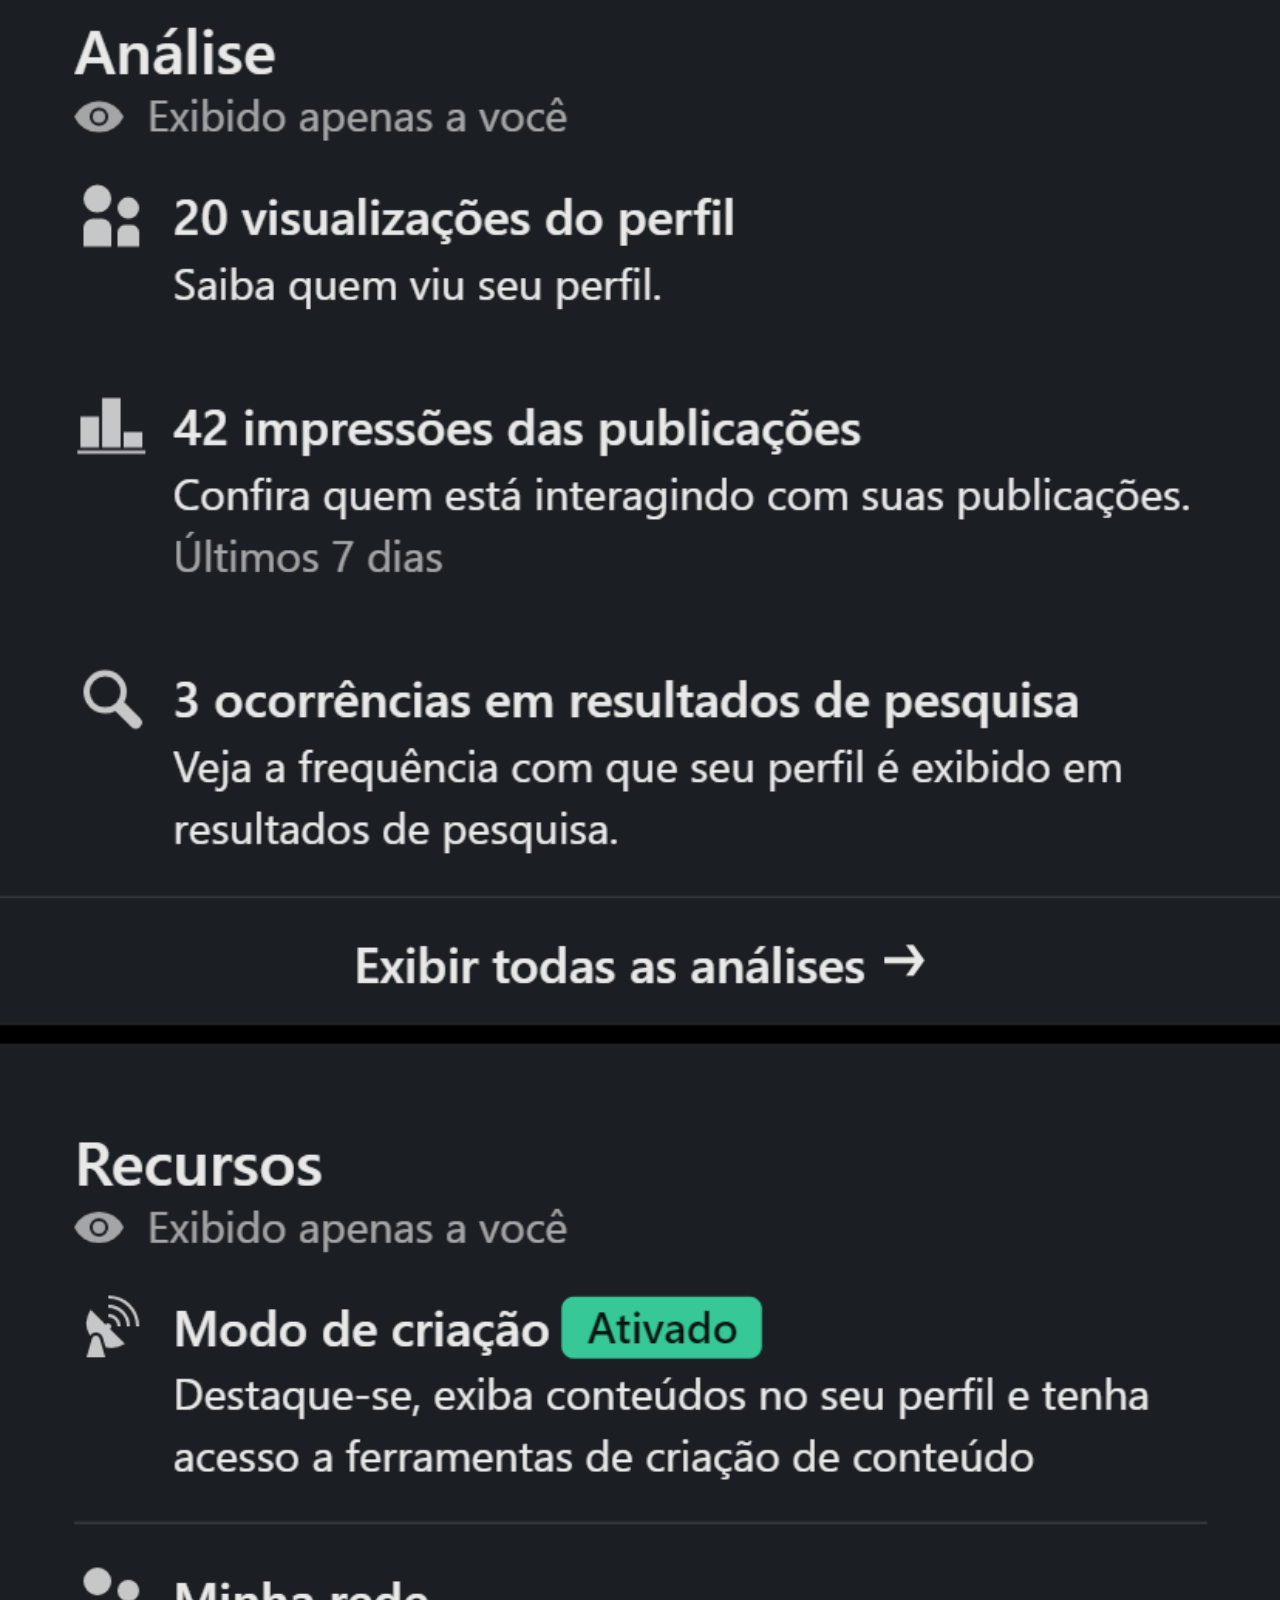
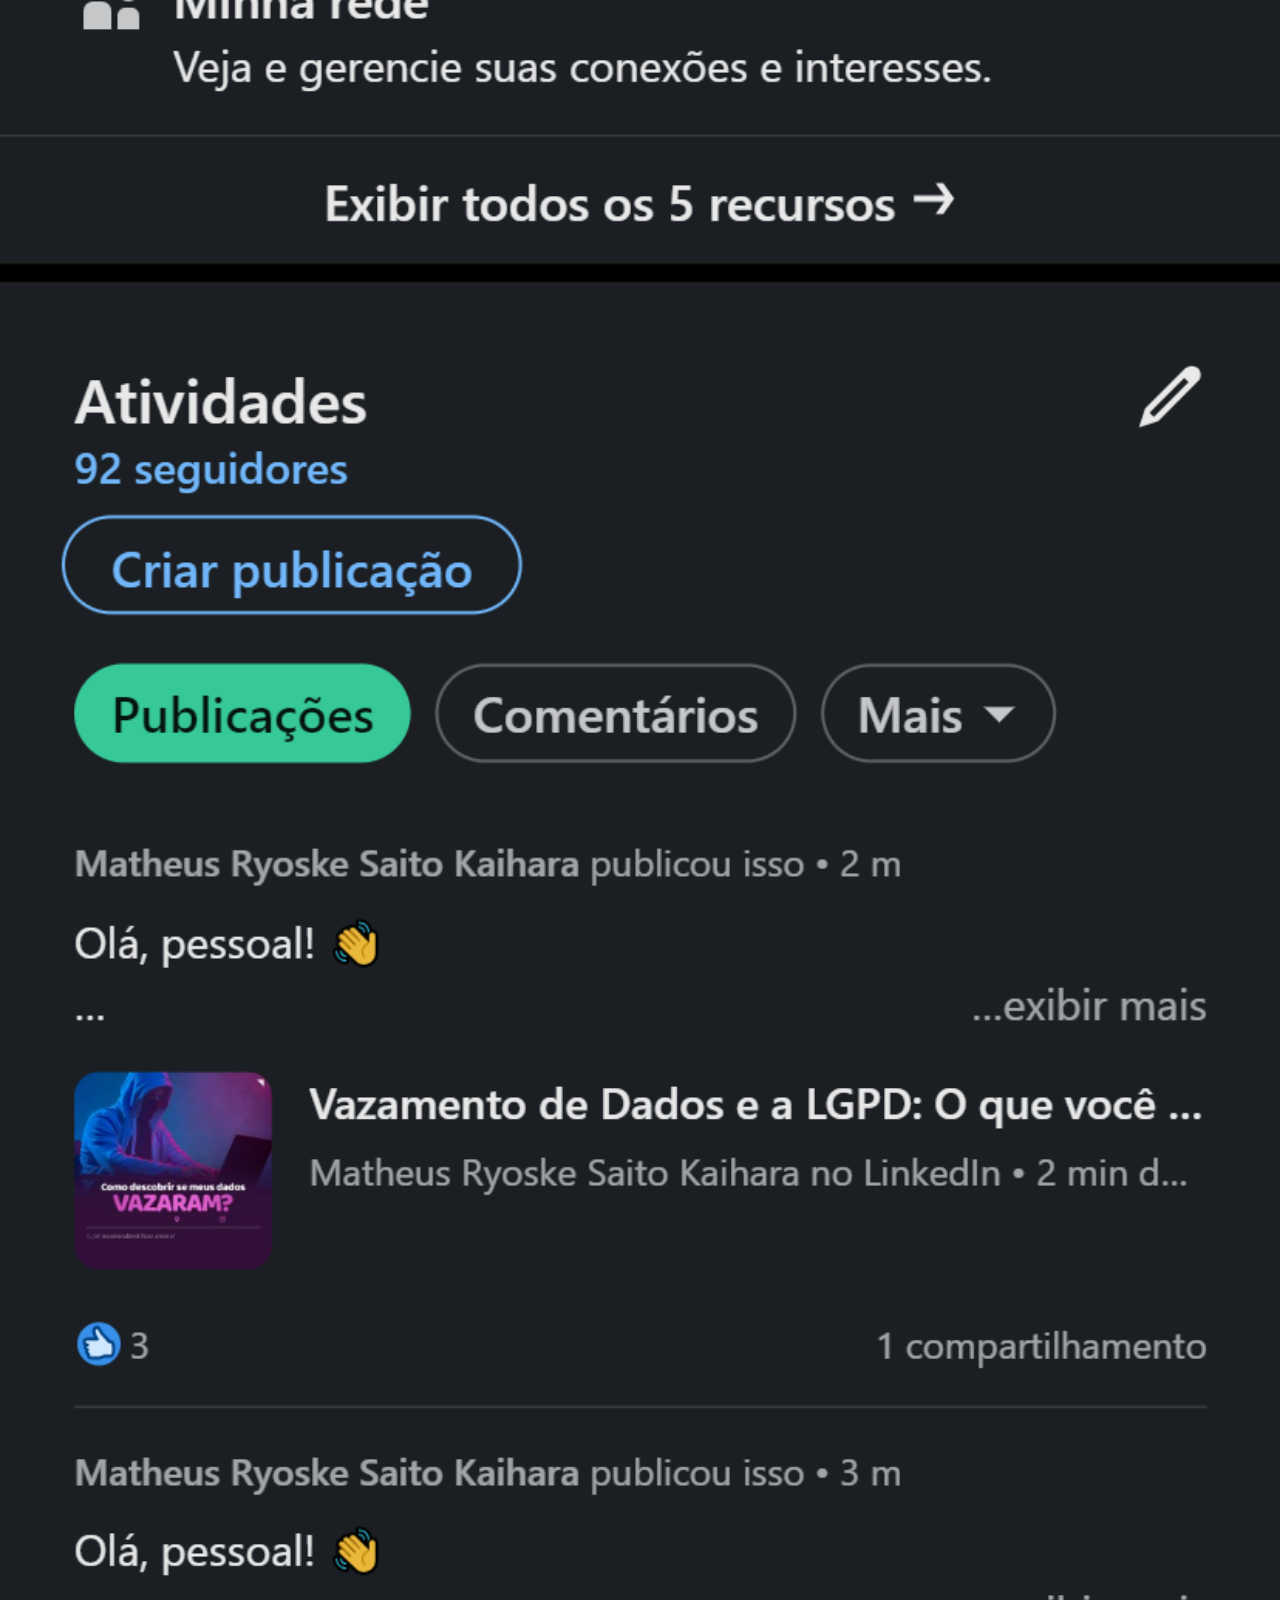
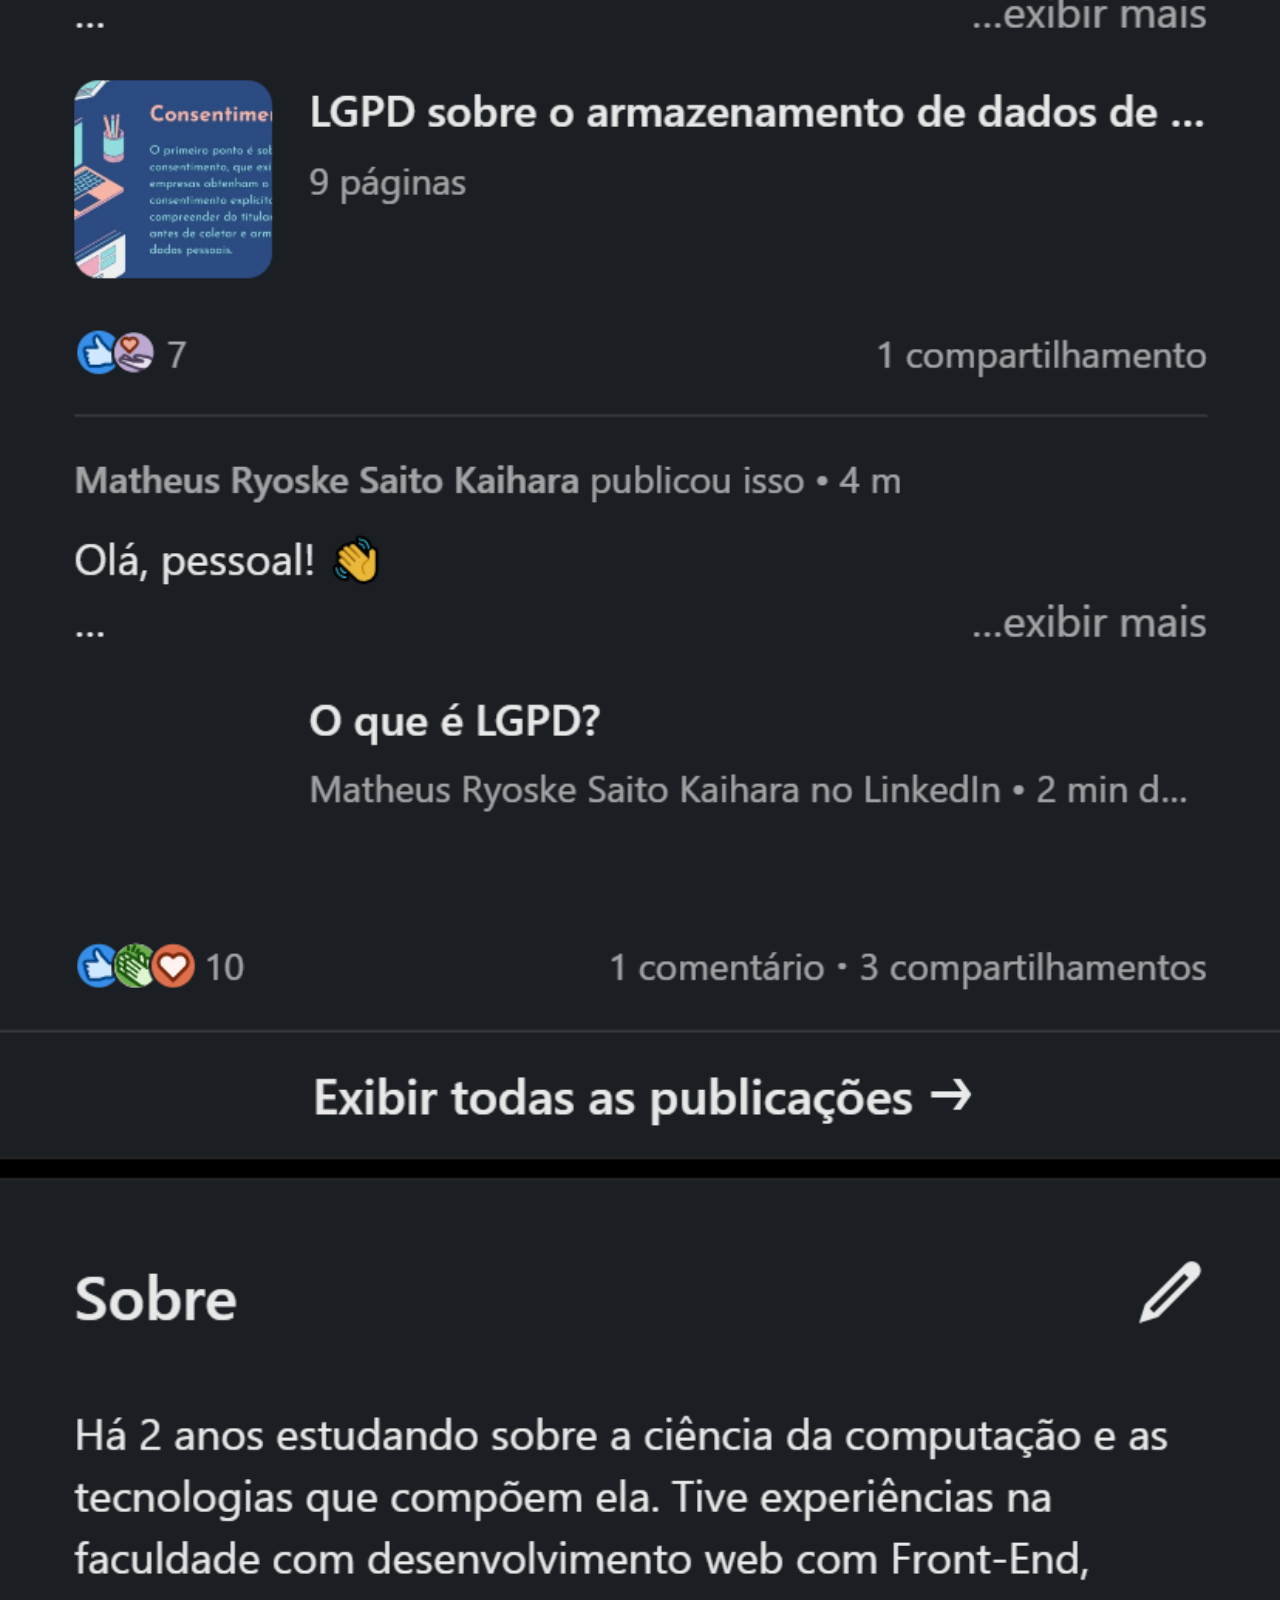
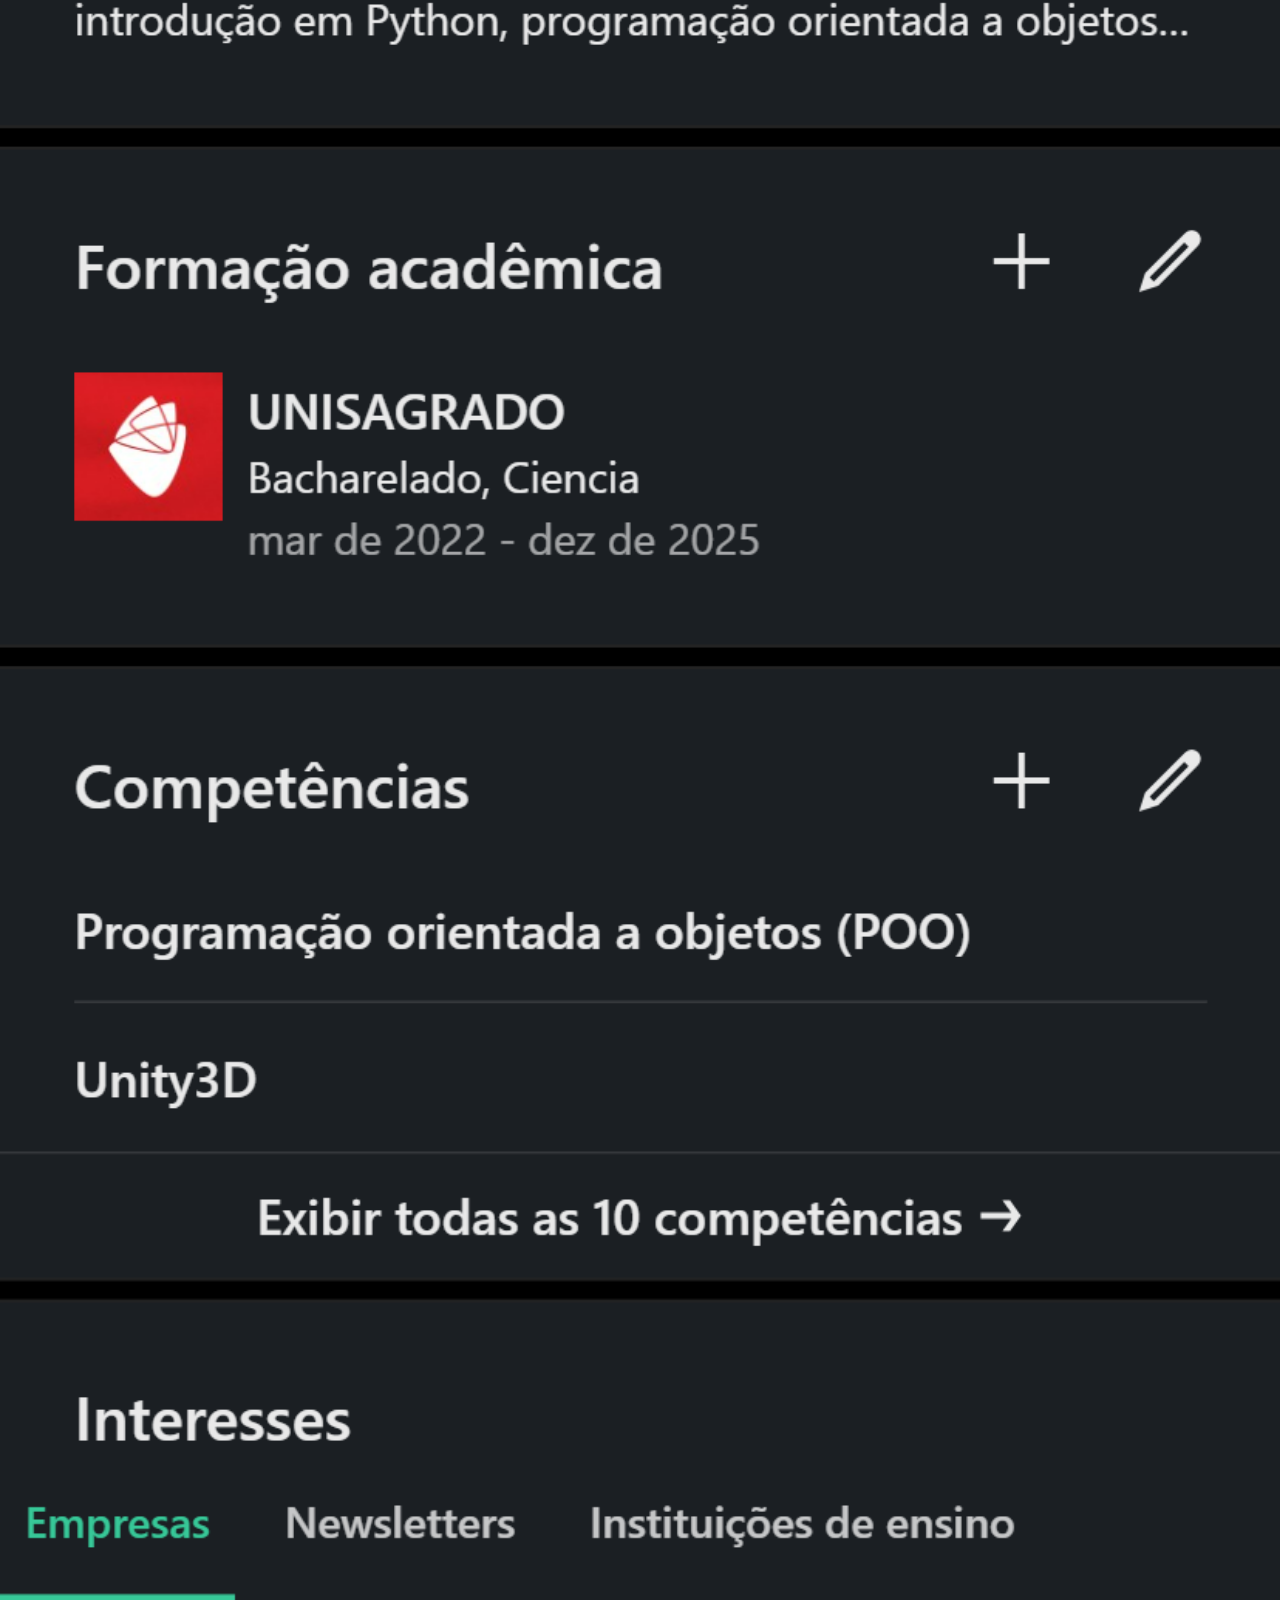
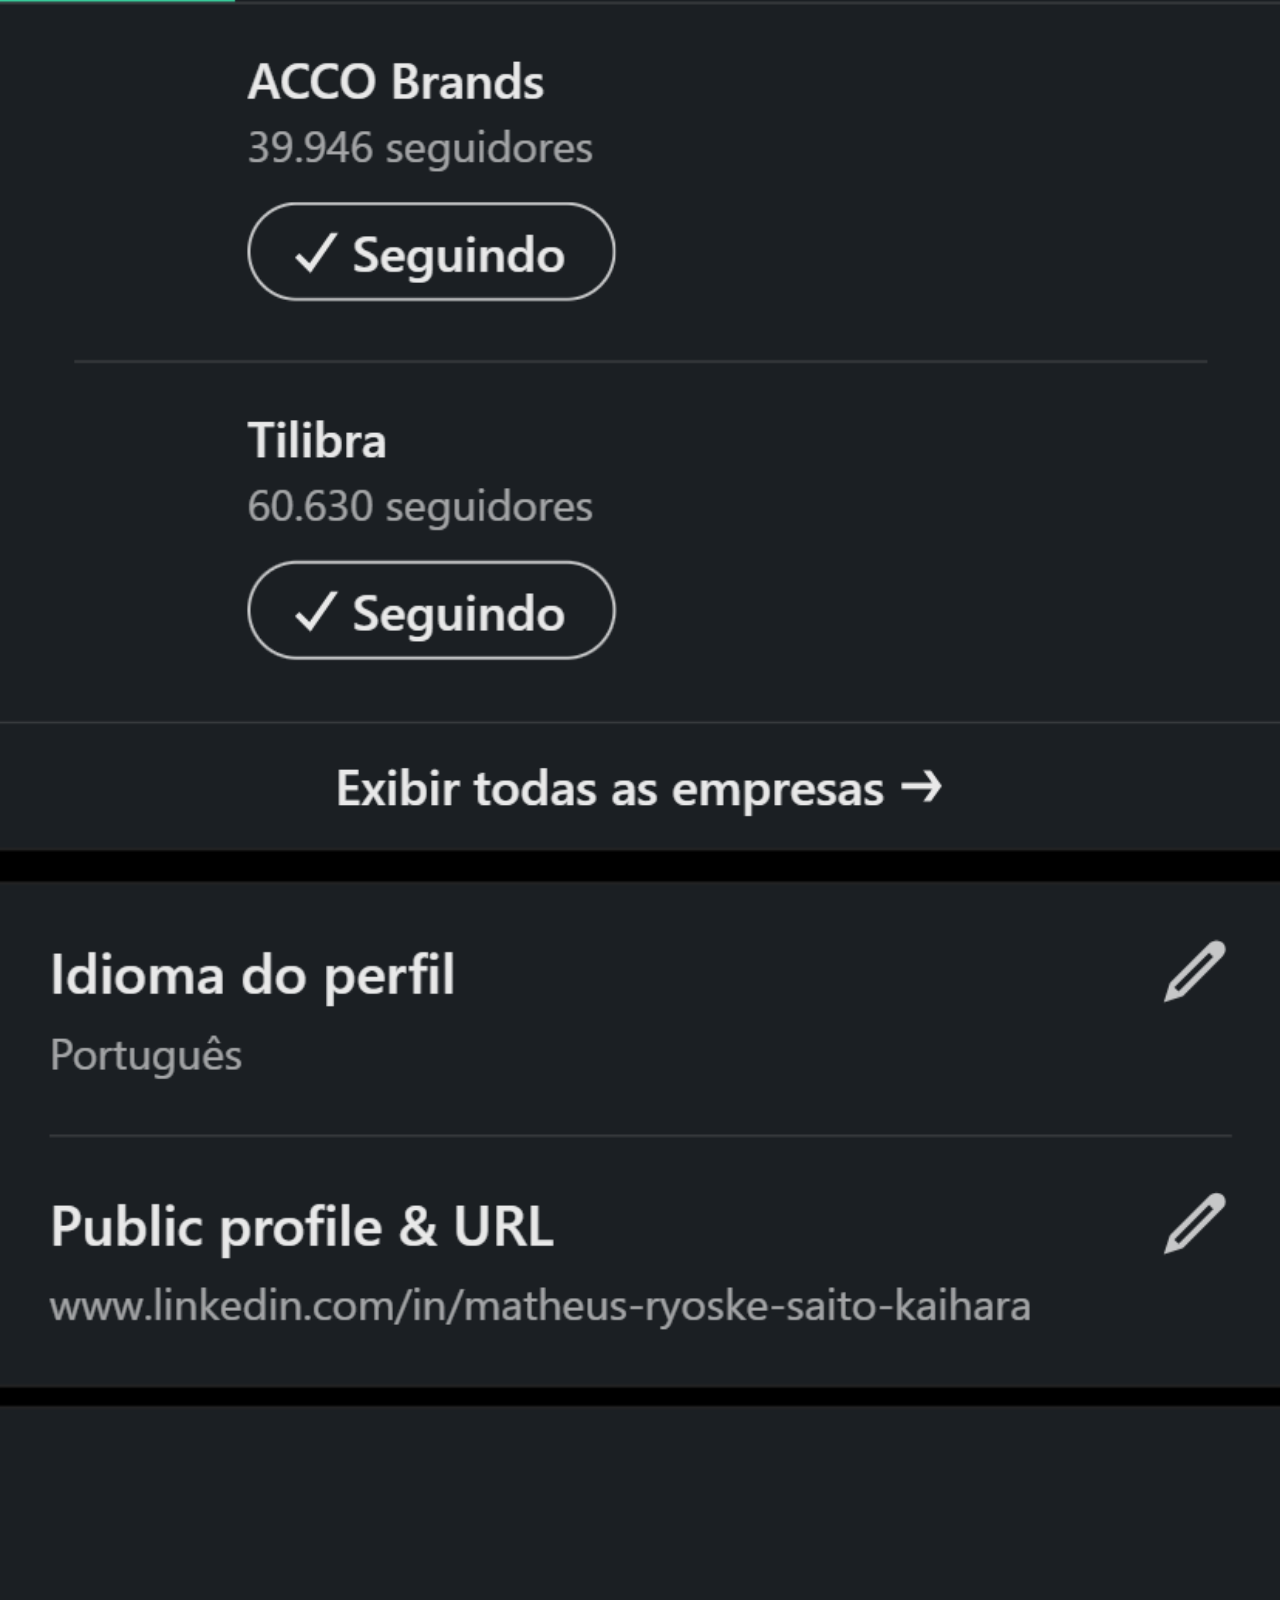
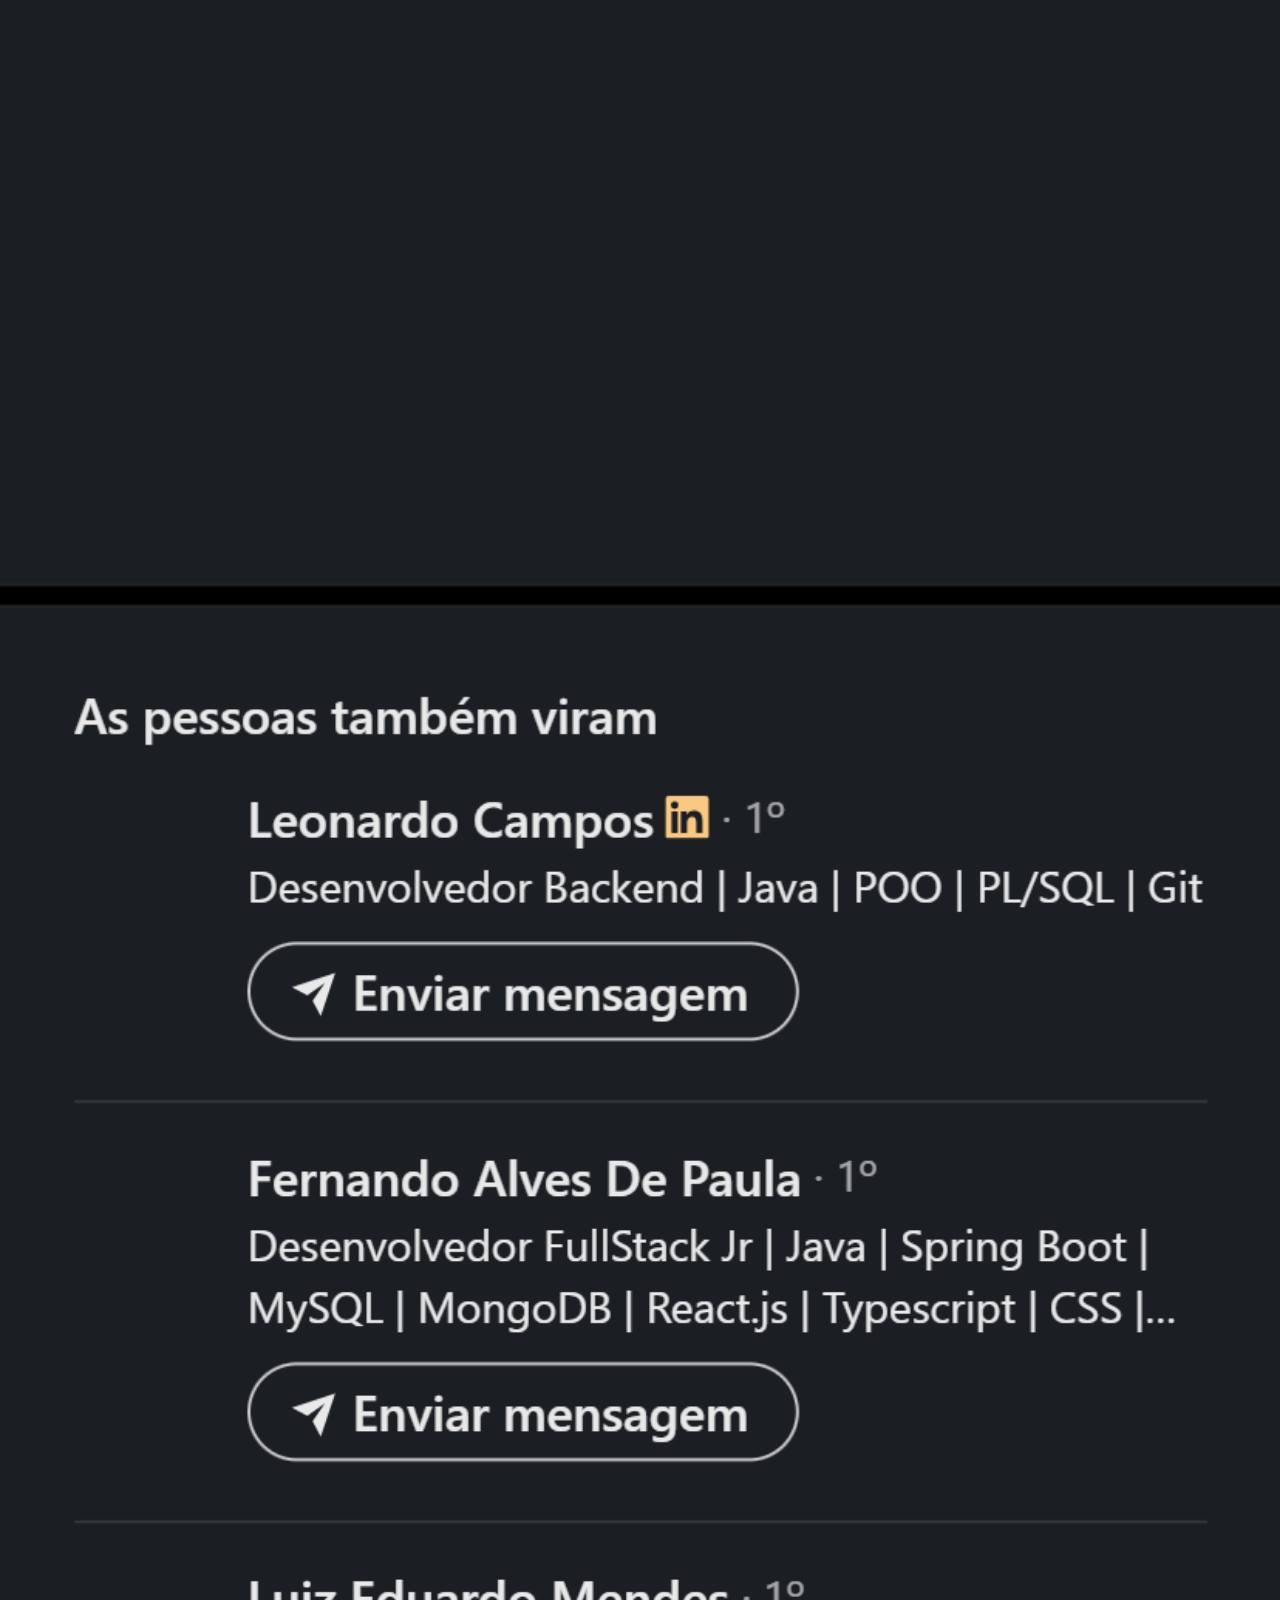
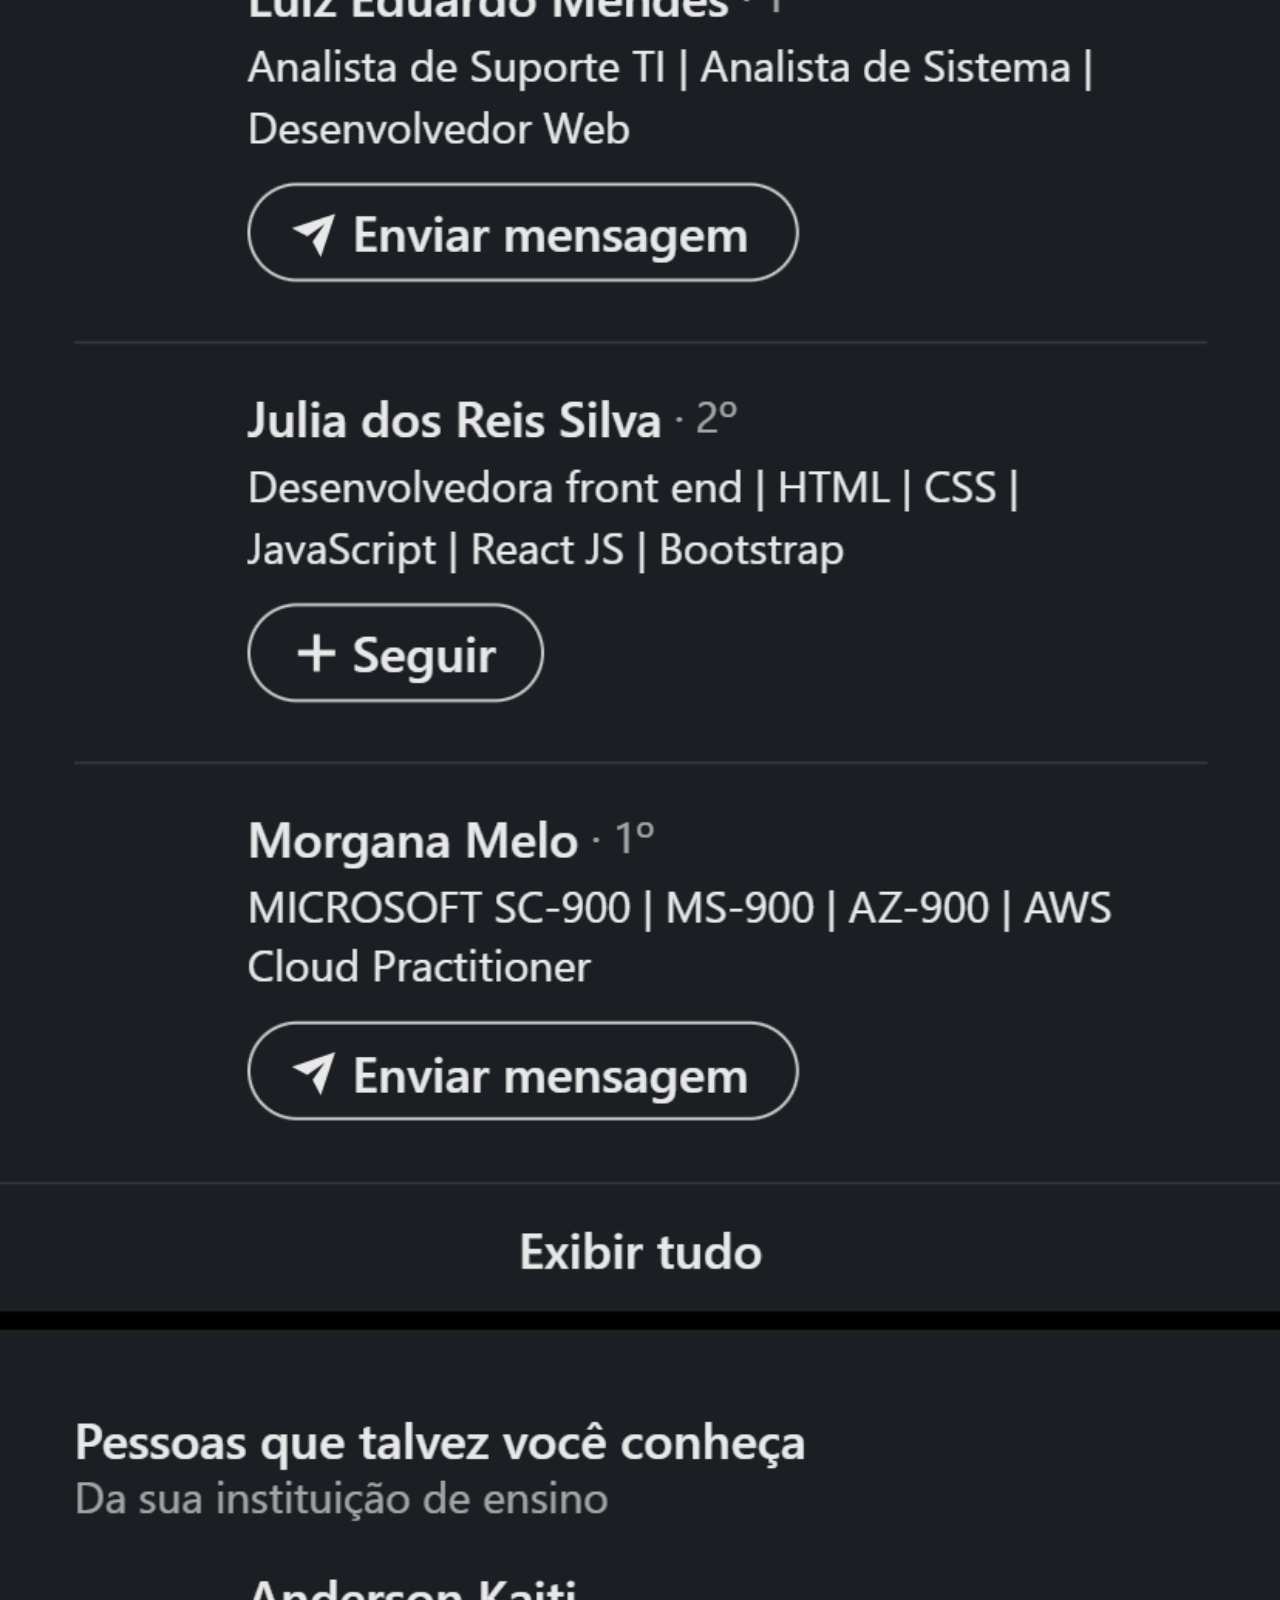
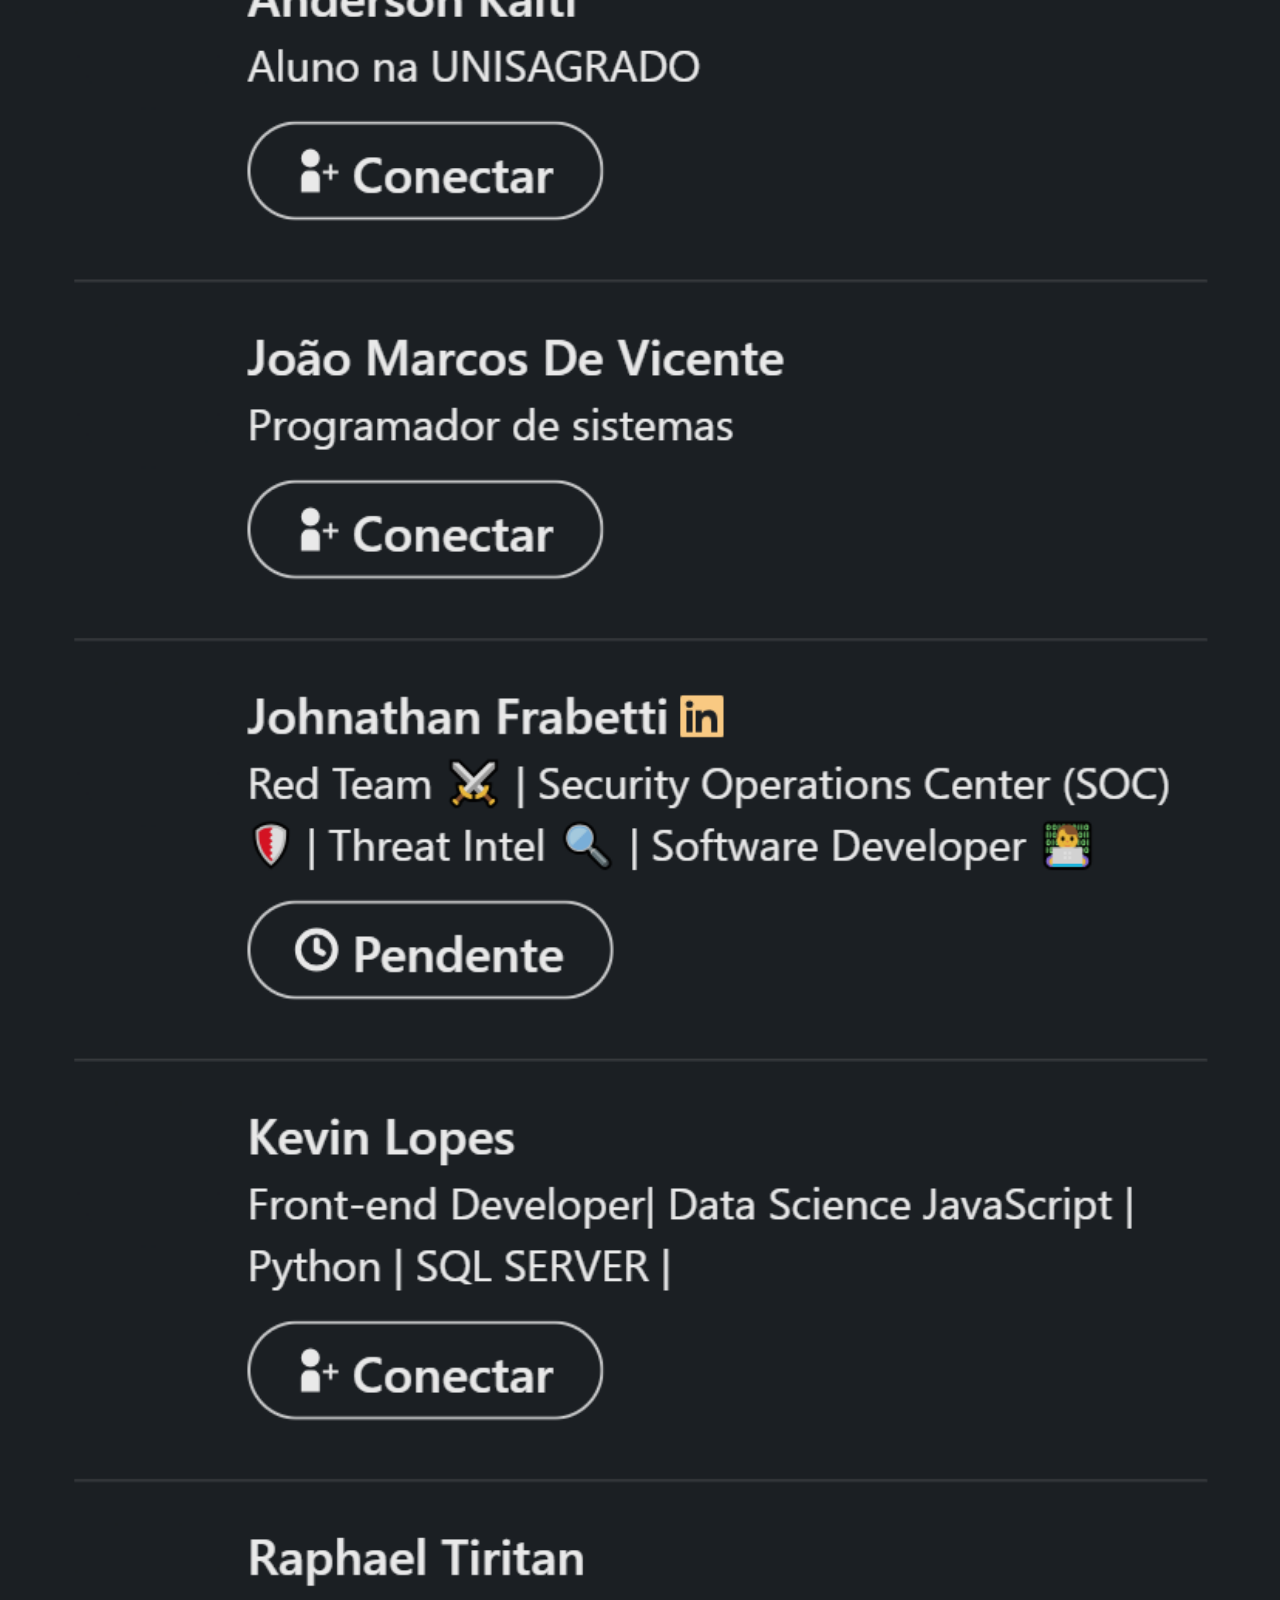
<file: pages/linkedin.html>
<!DOCTYPE html>
<html lang="pt-br">
<head>
    <meta charset="UTF-8">
    <meta name="viewport" content="width=device-width, initial-scale=1.0">

    <link rel="stylesheet" href="../css/social.css">

    <title>Linkedint</title>
</head>
<body>
    
    <img src="../imagens/tela-linkedin.png" alt="Linkedin">
    <a target="_blank" href="https://www.linkedin.com/in/matheus-ryoske-saito-kaihara/">Acesse</a>

</body>
</html>
</file>
<file: css/style.css>
@charset "UTF-8";

*{
    margin: 0;
    padding: 0;
}

html, body{
    width: 100vw;
    height: 100vh;
    background-color: black;
}

body{
    background: url('../imagens/fundo-madeira.jpg') no-repeat fixed center center;
    background-size: cover;
}

main{
    position: relative;
    height: 100vh;
}

section#telefone{
    position: absolute;
    width: 311px;
    height: 627px;
    
    background: url('../imagens/frame-iphone.png') no-repeat fixed;

    top: 50%;
    left: 50%;
    transform: translate(-50%, -50%);
    filter: drop-shadow(2px 2px 10px black);
}

iframe#tela{
    position: relative;
    top: 80px;
    left: 22px;
    height: 472px;
    width: 268px;
}

section#sociais img{
    width: 50px;
    border-radius: 50%;
    margin: 1%;
    
    box-shadow: 2px 2px 5px rgba(0, 0, 0, 0.707);
}

section#sociais img:hover{
    border: 2px solid rgba(255, 255, 255, 0.625);
    box-sizing: border-box;
    transform: translate(2px, 2px);
    box-shadow: 4px 4px 10px black;
    transition: .2s;
}
</file>
<file: css/social.css>
*{
    margin: 0;
    padding: 0;
    font-family: Verdana, Geneva, Tahoma, sans-serif;
}

::-webkit-scrollbar{
    height: 0px;
    width: 0px;
}

img{
    width: 100vw;
}

a{
    display: block;
    padding: 3%;
    
    background: #2f2f2f;
    color: white;
    text-align: center;
    font-size: 1.8em;
    text-decoration: none;
    
    
}

a:hover{
    background-color: #000000;
}
</file>
